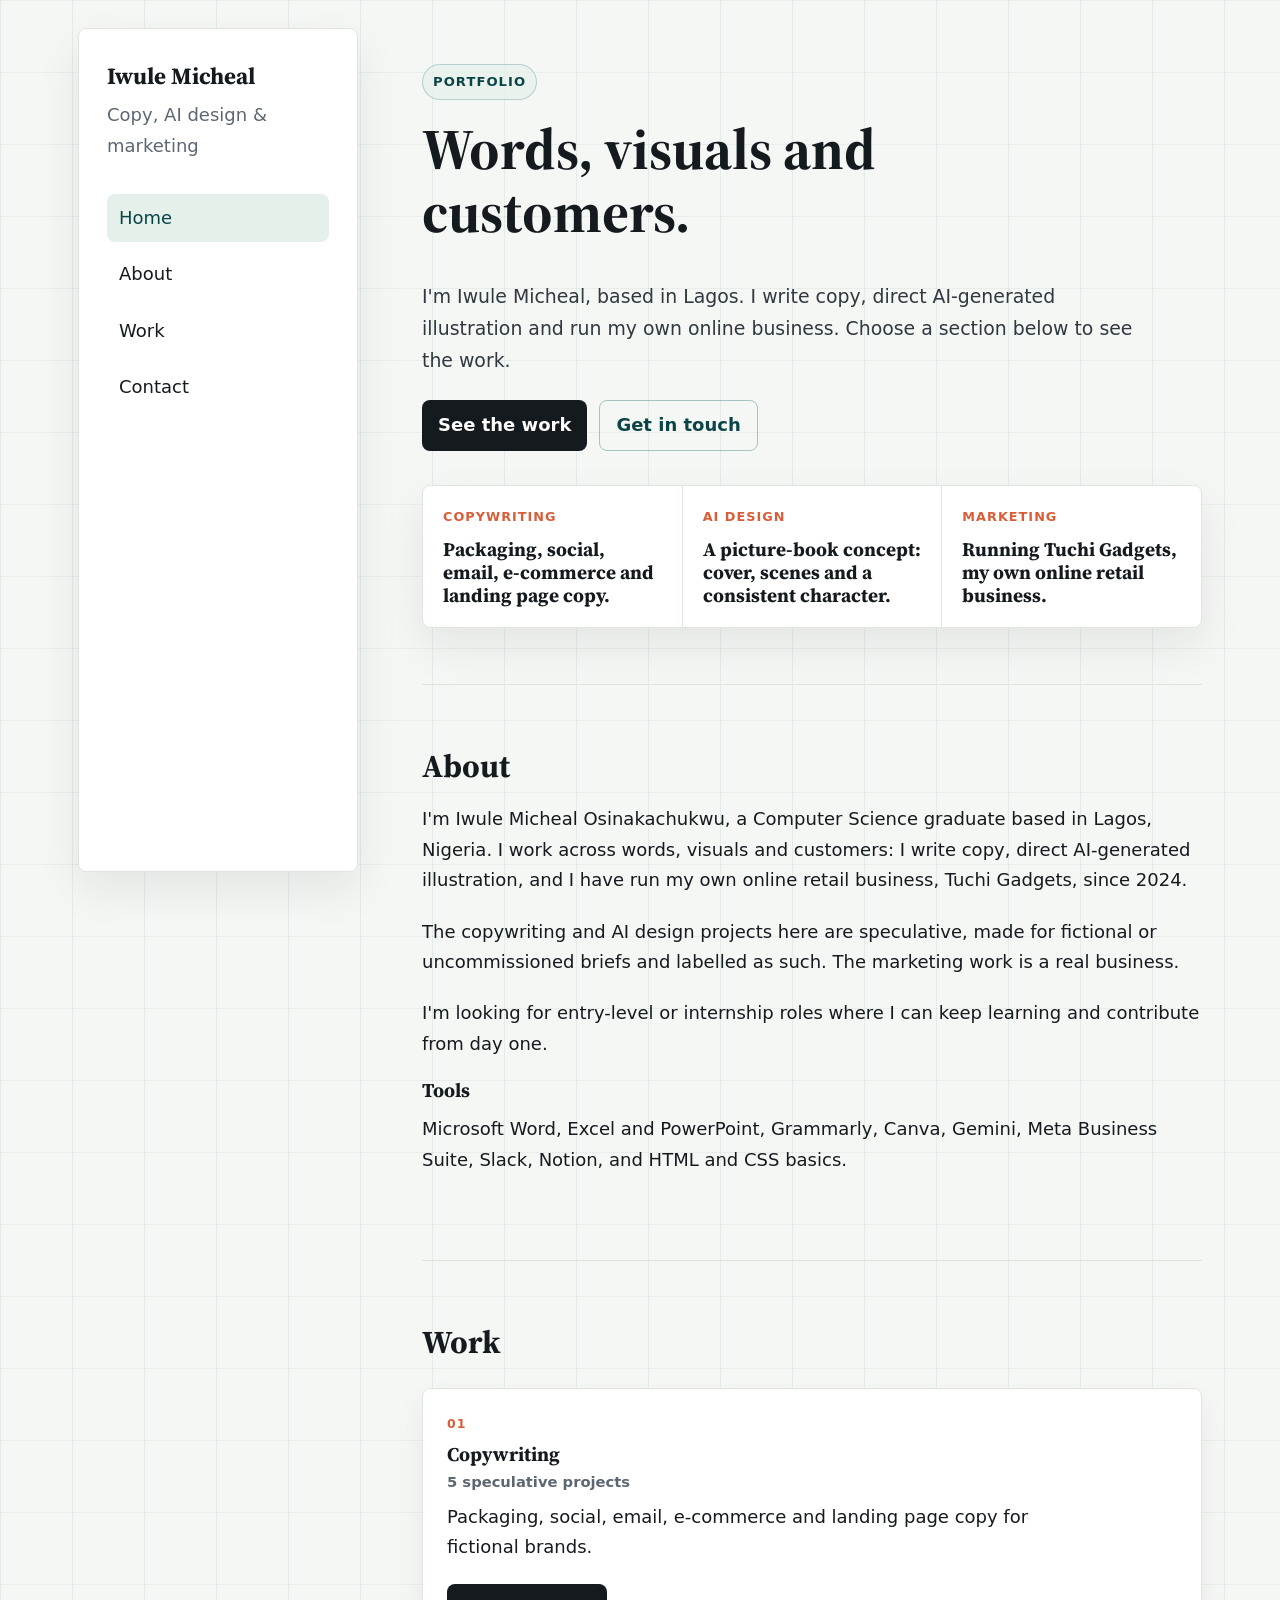
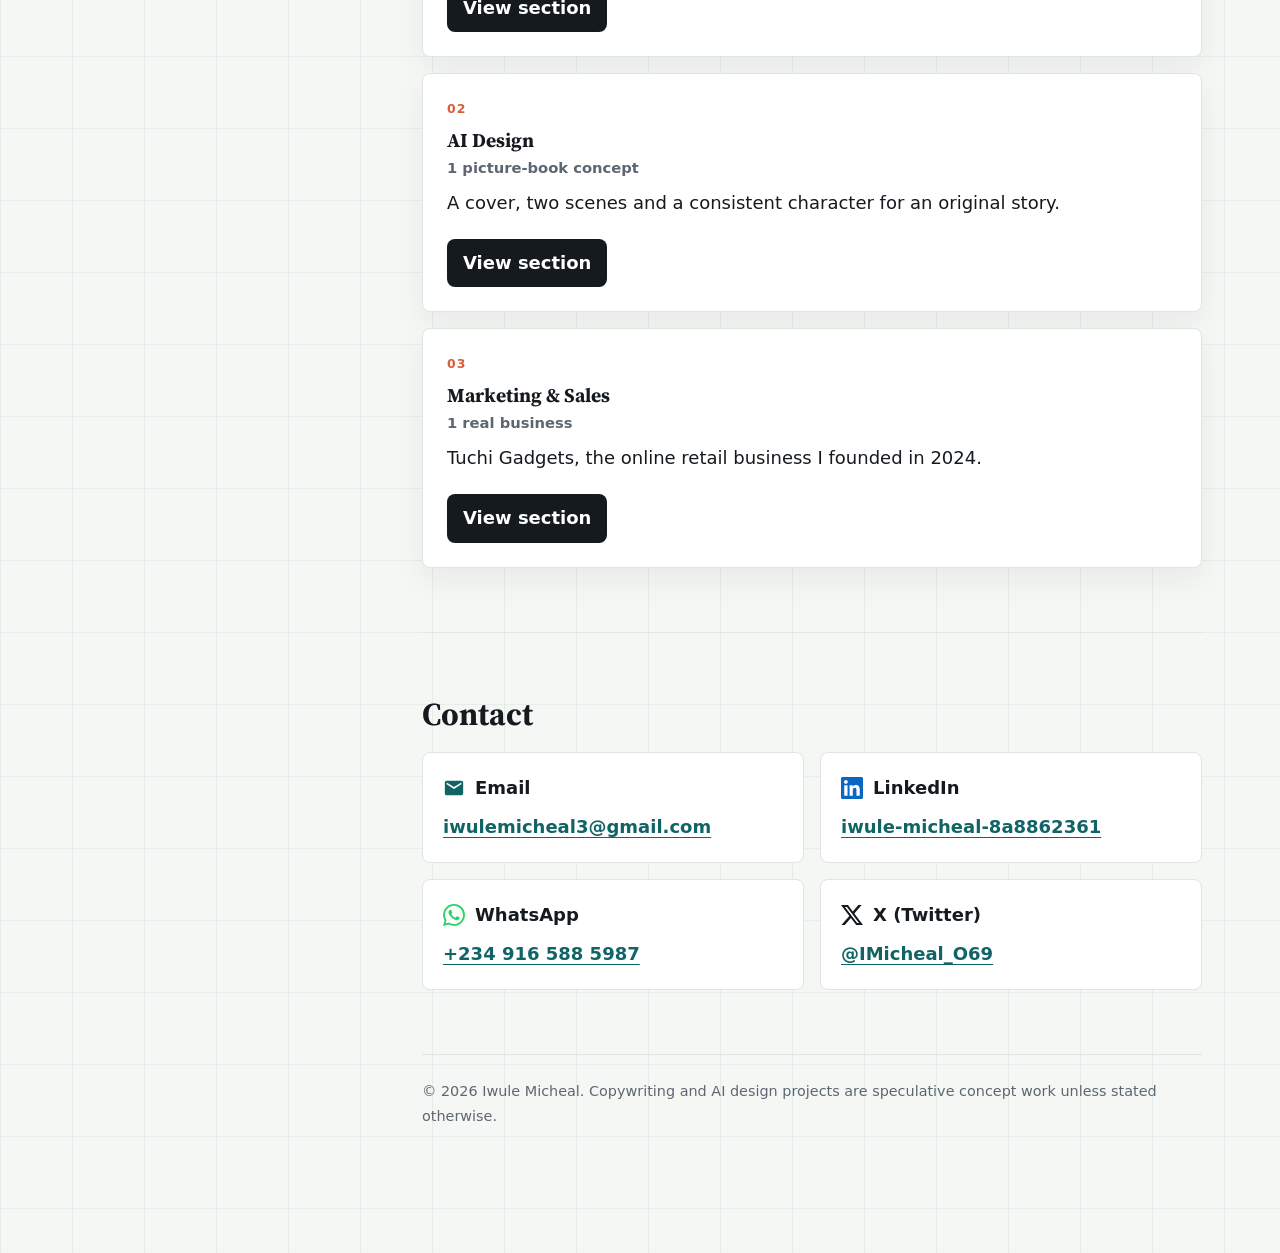
<file: index.html>
<!DOCTYPE html>
<html lang="en">
<head>
<meta charset="UTF-8">
<meta name="viewport" content="width=device-width, initial-scale=1">
<title>Iwule Micheal | Copywriting, AI Design &amp; Marketing</title>
<meta name="description" content="Portfolio of Iwule Micheal: copywriting, AI-illustrated design and digital marketing work.">
<link rel="preconnect" href="https://fonts.googleapis.com">
<link rel="stylesheet" href="https://fonts.googleapis.com/css2?family=Source+Serif+4:wght@400;600;700&display=swap">
<link rel="stylesheet" href="css/style.css">
<link rel="icon" href="data:image/svg+xml,%3Csvg xmlns='http://www.w3.org/2000/svg' viewBox='0 0 32 32'%3E%3Crect width='32' height='32' rx='6' fill='%230f5c5c'/%3E%3Ctext x='16' y='23.5' font-family='Georgia,serif' font-size='22' font-weight='700' text-anchor='middle' fill='white'%3EIM%3C/text%3E%3C/svg%3E">
<script src="js/main.js?v=4" defer></script>
</head>
<body>
<div class="layout">
  <aside class="side">
    <p class="name">Iwule Micheal</p>
    <p class="role">Copy, AI design &amp; marketing</p>
    <nav aria-label="Main">
      <a href="#home">Home</a>
      <a href="#about">About</a>
      <a href="#work">Work</a>
      <div class="subnav">
        <a href="copywriting.html">Copywriting</a>
        <a href="ai-design.html">AI Design</a>
        <a href="marketing.html">Marketing</a>
      </div>
      <a href="#contact">Contact</a>
    </nav>
    </nav>
  </aside>

  <main>
    <section id="home" class="hero">
      <p class="eyebrow">Portfolio</p>
      <h1>Words, visuals and customers.</h1>
      <p class="lead">I'm Iwule Micheal, based in Lagos. I write copy, direct AI-generated illustration and run my own online business. Choose a section below to see the work.</p>
      <p class="actions"><a href="#work">See the work</a> <a href="#contact">Get in touch</a></p>
      <div class="hero-panel" aria-label="Portfolio snapshot">
        <div>
          <span>Copywriting</span>
          <strong>Packaging, social, email, e-commerce and landing page copy.</strong>
        </div>
        <div>
          <span>AI Design</span>
          <strong>A picture-book concept: cover, scenes and a consistent character.</strong>
        </div>
        <div>
          <span>Marketing</span>
          <strong>Running Tuchi Gadgets, my own online retail business.</strong>
        </div>
      </div>
    </section>

    <section id="about">
      <h2>About</h2>
      <p>I'm Iwule Micheal Osinakachukwu, a Computer Science graduate based in Lagos, Nigeria. I work across words, visuals and customers: I write copy, direct AI-generated illustration, and I have run my own online retail business, Tuchi Gadgets, since 2024.</p>
      <p>The copywriting and AI design projects here are speculative, made for fictional or uncommissioned briefs and labelled as such. The marketing work is a real business.</p>
      <p>I'm looking for entry-level or internship roles where I can keep learning and contribute from day one.</p>
      <h3>Tools</h3>
      <p>Microsoft Word, Excel and PowerPoint, Grammarly, Canva, Gemini, Meta Business Suite, Slack, Notion, and HTML and CSS basics.</p>
      <!-- Certifications: add a section here only when you have earned one. -->
    </section>

    <section id="work">
      <h2>Work</h2>
      <ul class="work">
        <li>
          <p class="project-num">01</p>
          <h3>Copywriting</h3>
          <p class="cat">5 speculative projects</p>
          <p>Packaging, social, email, e-commerce and landing page copy for fictional brands.</p>
          <a href="copywriting.html">View section</a>
        </li>
        <li>
          <p class="project-num">02</p>
          <h3>AI Design</h3>
          <p class="cat">1 picture-book concept</p>
          <p>A cover, two scenes and a consistent character for an original story.</p>
          <a href="ai-design.html">View section</a>
        </li>
        <li>
          <p class="project-num">03</p>
          <h3>Marketing &amp; Sales</h3>
          <p class="cat">1 real business</p>
          <p>Tuchi Gadgets, the online retail business I founded in 2024.</p>
          <a href="marketing.html">View section</a>
        </li>
      </ul>
    </section>

    <section id="contact">
      <h2>Contact</h2>
      <div class="contact-grid">
        <p>
          <span class="label"><svg class="icon icon-email" viewBox="0 0 24 24" aria-hidden="true"><path d="M20 4H4c-1.1 0-2 .9-2 2v12c0 1.1.9 2 2 2h16c1.1 0 2-.9 2-2V6c0-1.1-.9-2-2-2zm0 4l-8 5-8-5V6l8 5 8-5v2z"/></svg>Email</span>
          <a href="mailto:iwulemicheal3@gmail.com">iwulemicheal3@gmail.com</a>
        </p>
        <p>
          <span class="label"><svg class="icon icon-linkedin" viewBox="0 0 24 24" aria-hidden="true"><path d="M20.447 20.452h-3.554v-5.569c0-1.328-.027-3.037-1.852-3.037-1.853 0-2.136 1.445-2.136 2.939v5.667H9.351V9h3.414v1.561h.046c.477-.9 1.637-1.85 3.37-1.85 3.601 0 4.267 2.37 4.267 5.455v6.286zM5.337 7.433c-1.144 0-2.063-.926-2.063-2.065 0-1.138.92-2.063 2.063-2.063 1.14 0 2.064.925 2.064 2.063 0 1.139-.925 2.065-2.064 2.065zm1.782 13.019H3.555V9h3.564v11.452zM22.225 0H1.771C.792 0 0 .774 0 1.729v20.542C0 23.227.792 24 1.771 24h20.451C23.2 24 24 23.227 24 22.271V1.729C24 .774 23.2 0 22.222 0h.003z"/></svg>LinkedIn</span>
          <a href="https://www.linkedin.com/in/iwule-micheal-8a8862361/">iwule-micheal-8a8862361</a>
        </p>
        <p>
          <span class="label"><svg class="icon icon-whatsapp" viewBox="0 0 24 24" aria-hidden="true"><path d="M17.472 14.382c-.297-.149-1.758-.867-2.03-.967-.273-.099-.471-.148-.67.15-.197.297-.767.966-.94 1.164-.173.199-.347.223-.644.075-.297-.15-1.255-.463-2.39-1.475-.883-.788-1.48-1.761-1.653-2.059-.173-.297-.018-.458.13-.606.134-.133.298-.347.446-.52.149-.174.198-.298.298-.497.099-.198.05-.371-.025-.52-.075-.149-.669-1.612-.916-2.207-.242-.579-.487-.5-.669-.51-.173-.008-.371-.01-.57-.01-.198 0-.52.074-.792.372-.272.297-1.04 1.016-1.04 2.479 0 1.462 1.065 2.875 1.213 3.074.149.198 2.096 3.2 5.077 4.487.709.306 1.262.489 1.694.625.712.227 1.36.195 1.871.118.571-.085 1.758-.719 2.006-1.413.248-.694.248-1.289.173-1.413-.074-.124-.272-.198-.57-.347m-5.421 7.403h-.004a9.87 9.87 0 01-5.031-1.378l-.361-.214-3.741.982.998-3.648-.235-.374a9.86 9.86 0 01-1.51-5.26c.001-5.45 4.436-9.884 9.888-9.884 2.64 0 5.122 1.03 6.988 2.898a9.825 9.825 0 012.893 6.994c-.003 5.45-4.437 9.884-9.885 9.884m8.413-18.297A11.815 11.815 0 0012.05 0C5.495 0 .16 5.335.157 11.892c0 2.096.547 4.142 1.588 5.945L.057 24l6.305-1.654a11.882 11.882 0 005.683 1.448h.005c6.554 0 11.89-5.335 11.893-11.893a11.821 11.821 0 00-3.48-8.413z"/></svg>WhatsApp</span>
          <a href="https://wa.me/2349165885987" target="_blank" rel="noopener">+234 916 588 5987</a>
        </p>
        <p>
          <span class="label"><svg class="icon icon-x" viewBox="0 0 24 24" aria-hidden="true"><path d="M18.901 1.153h3.68l-8.04 9.19L24 22.846h-7.406l-5.8-7.584-6.638 7.584H.474l8.6-9.83L0 1.154h7.594l5.243 6.932ZM17.61 20.644h2.039L6.486 3.24H4.298Z"/></svg>X (Twitter)</span>
          <a href="https://x.com/IMicheal_O69" target="_blank" rel="noopener">@IMicheal_O69</a>
        </p>
      </div>
    </section>

    <footer>
      <p>&copy; 2026 Iwule Micheal. Copywriting and AI design projects are speculative concept work unless stated otherwise.</p>
    </footer>
  </main>
</div>
</body>
</html>
</file>
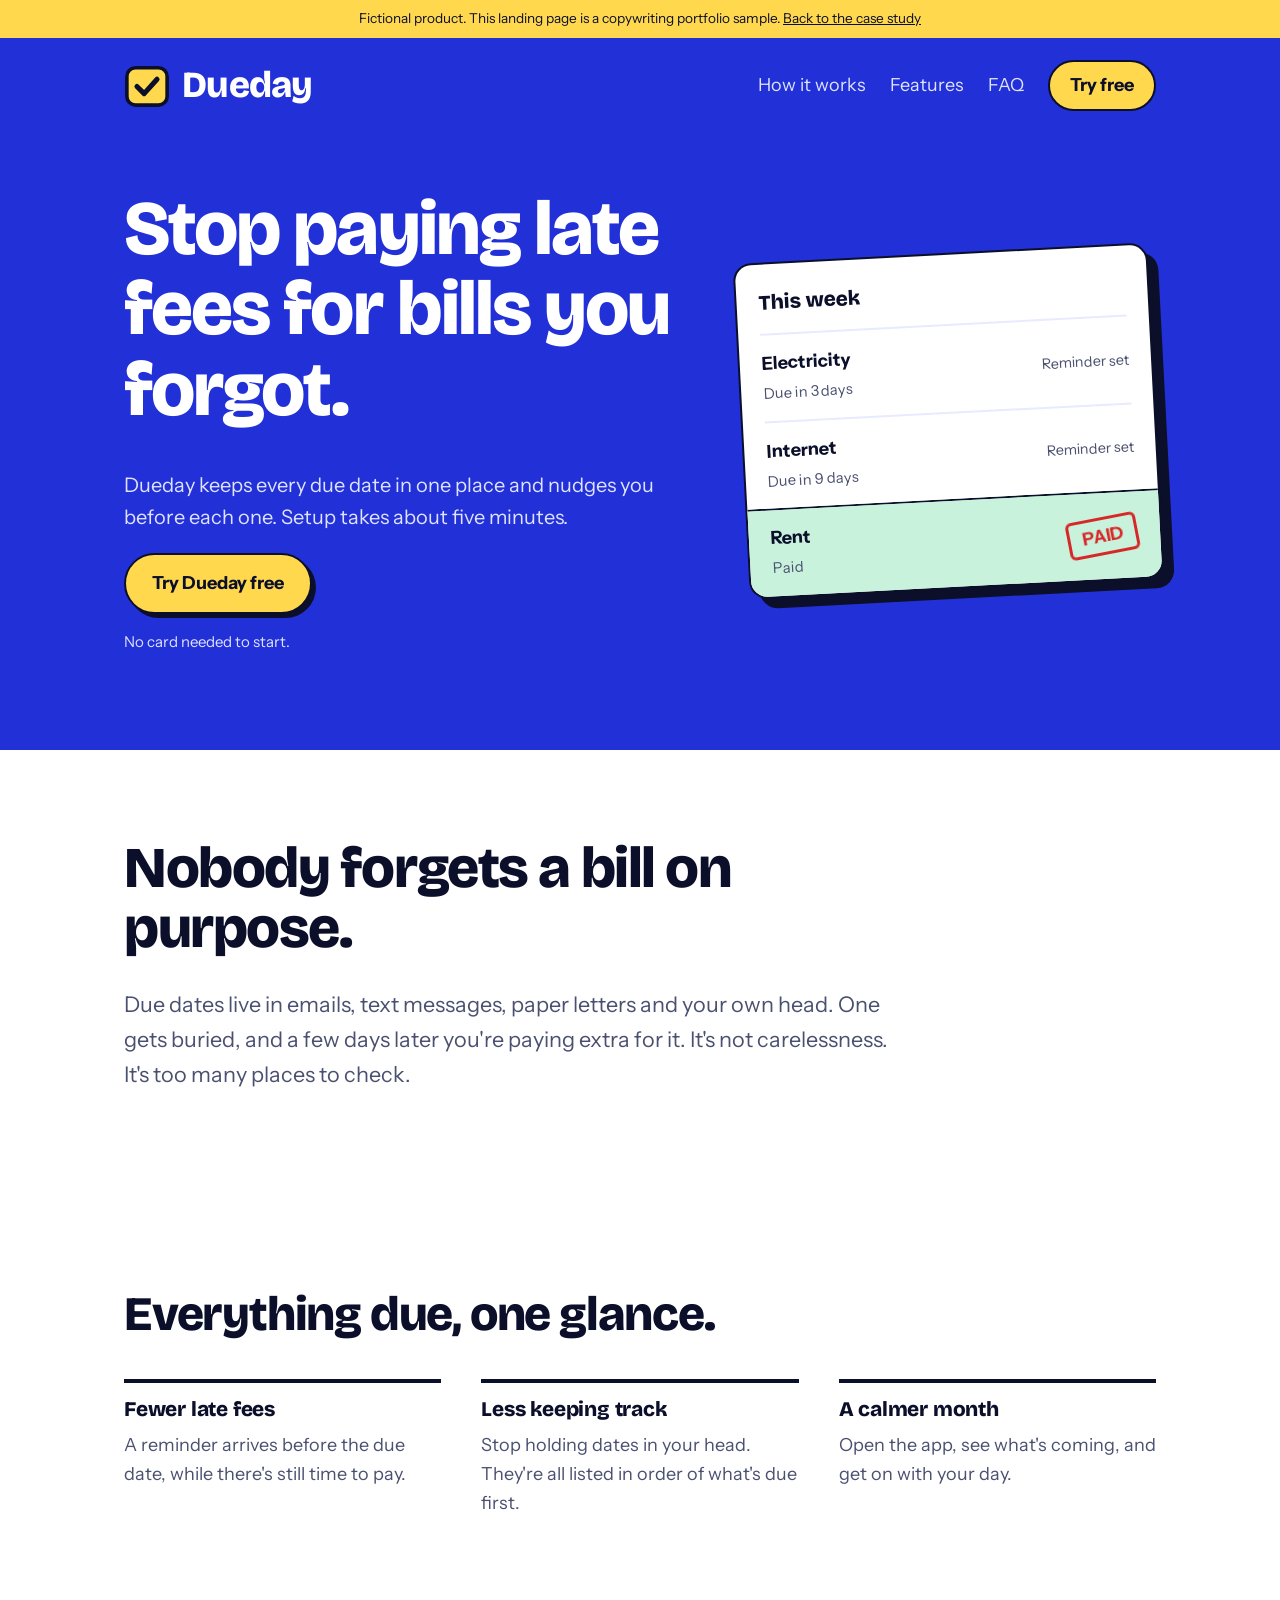
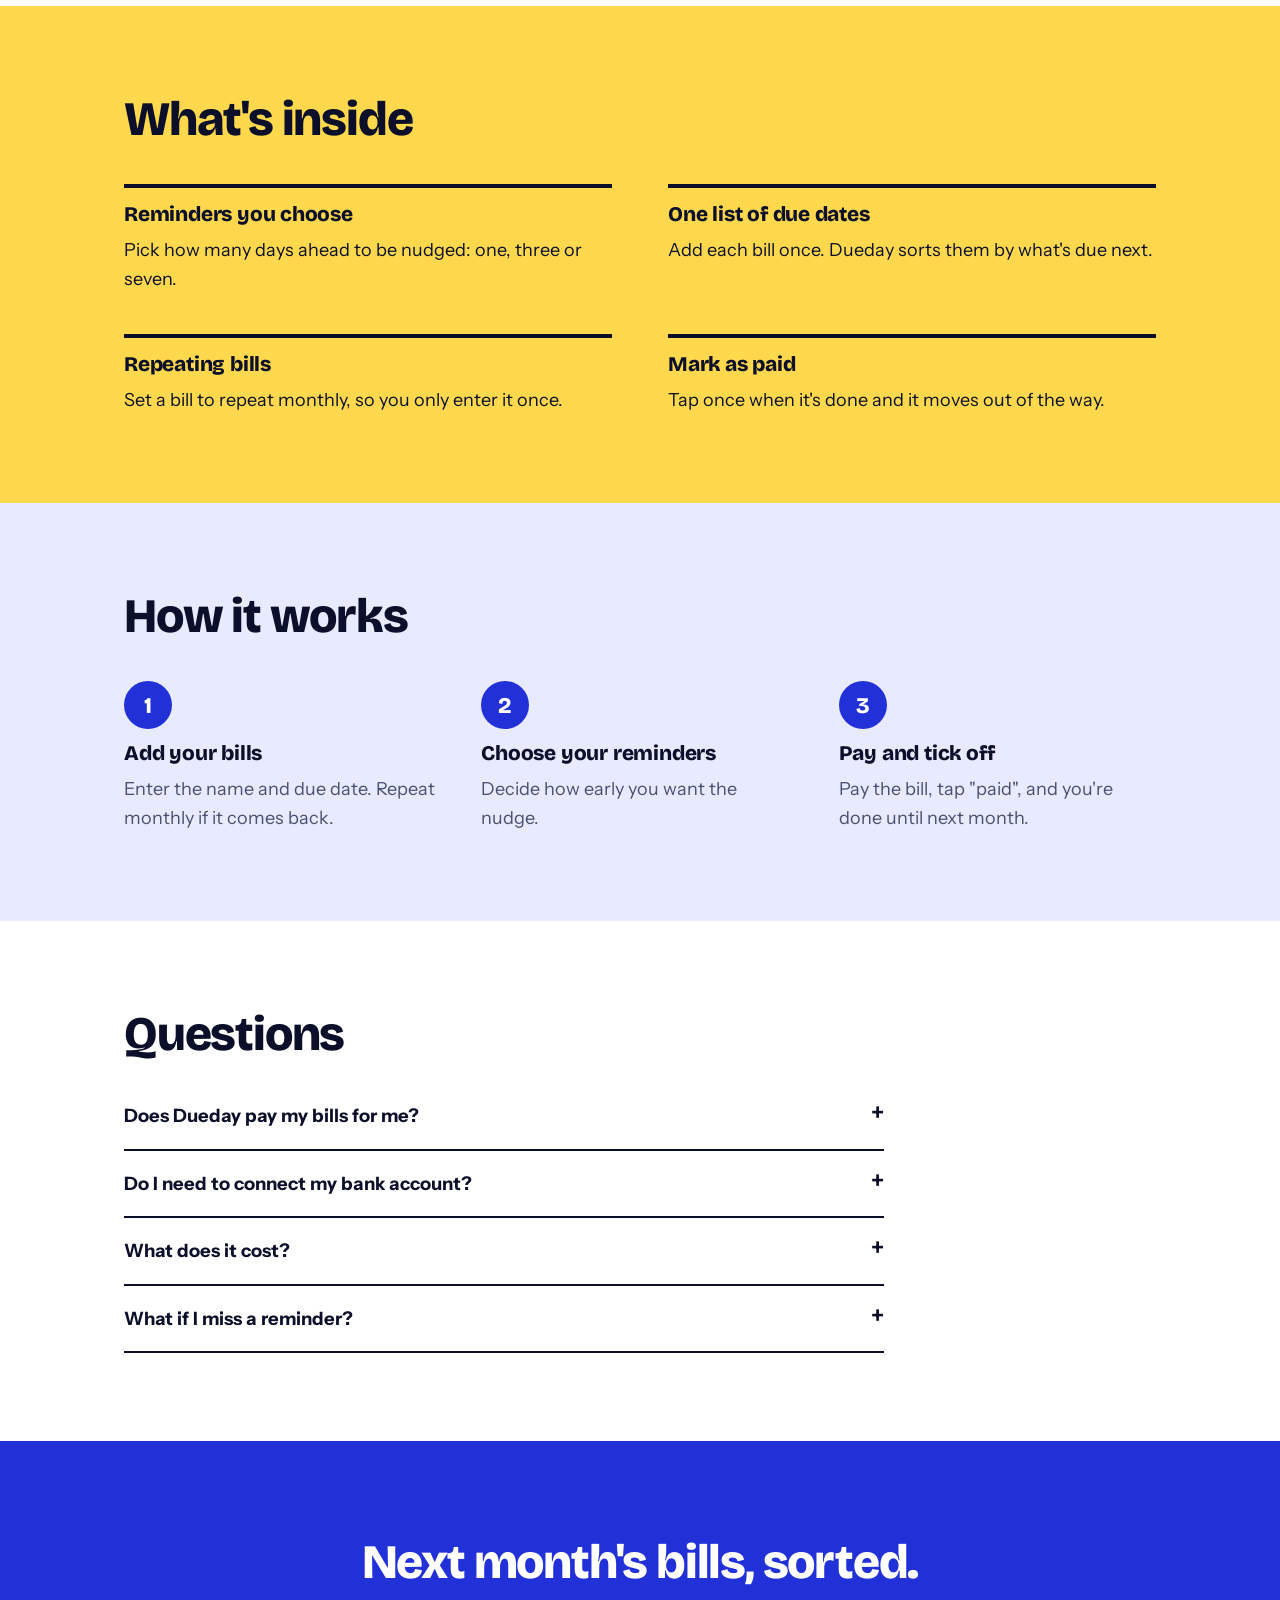
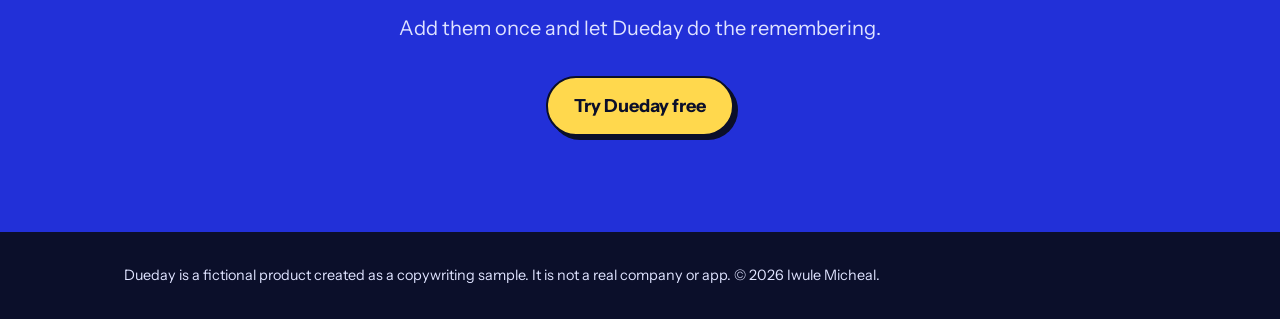
<file: landing-page/index.html>
<!DOCTYPE html>
<html lang="en">
<head>
<meta charset="UTF-8">
<meta name="viewport" content="width=device-width, initial-scale=1">
<title>Dueday | Never pay a late fee again (fictional sample)</title>
<meta name="description" content="Fictional product landing page, written and built as a copywriting portfolio sample.">
<link rel="preconnect" href="https://fonts.googleapis.com">
<link rel="stylesheet" href="https://fonts.googleapis.com/css2?family=Bricolage+Grotesque:opsz,wght@12..96,700;12..96,800&family=Instrument+Sans:wght@400;700&display=swap">
<link rel="icon" href="data:image/svg+xml,%3Csvg xmlns='http://www.w3.org/2000/svg' viewBox='0 0 32 32'%3E%3Crect x='2' y='4' width='28' height='26' rx='6' fill='%23ffd84d' stroke='%230b0f2a' stroke-width='2.5'/%3E%3Cpath d='M9 17l5 5 9-10' fill='none' stroke='%230b0f2a' stroke-width='3.5' stroke-linecap='round' stroke-linejoin='round'/%3E%3C/svg%3E">
<link rel="stylesheet" href="style.css">
</head>
<body>
<div class="demo">Fictional product. This landing page is a copywriting portfolio sample. <a href="../project-landing.html">Back to the case study</a></div>
<header><div class="wrap">
  <a class="logo" href="#"><svg class="mark" viewBox="0 0 32 32" aria-hidden="true"><rect x="2" y="4" width="28" height="26" rx="6" fill="#ffd84d" stroke="#0b0f2a" stroke-width="2.5"/><path d="M9 17l5 5 9-10" fill="none" stroke="#0b0f2a" stroke-width="3.5" stroke-linecap="round" stroke-linejoin="round"/></svg>Dueday</a>
  <nav><a href="#how">How it works</a><a href="#features">Features</a><a href="#faq">FAQ</a><a class="btn" href="#start">Try free</a></nav>
</div></header>

<section class="hero"><div class="wrap">
  <div>
    <h1>Stop paying late fees for bills you forgot.</h1>
    <p>Dueday keeps every due date in one place and nudges you before each one. Setup takes about five minutes.</p>
    <a class="btn" href="#start">Try Dueday free</a>
    <small>No card needed to start.</small>
  </div>
  <div class="card" aria-hidden="true">
    <p class="cardhead">This week</p>
    <div class="row"><div><b>Electricity</b><span>Due in 3 days</span></div><i>Reminder set</i></div>
    <div class="row"><div><b>Internet</b><span>Due in 9 days</span></div><i>Reminder set</i></div>
    <div class="row paid"><div><b>Rent</b><span>Paid</span></div><span class="stamp">PAID</span></div>
  </div>
</div></section>

<section class="tint"><div class="wrap">
  <h2>Nobody forgets a bill on purpose.</h2>
  <p style="max-width:36em">Due dates live in emails, text messages, paper letters and your own head. One gets buried, and a few days later you're paying extra for it. It's not carelessness. It's too many places to check.</p>
</div></section>

<section><div class="wrap">
  <h2>Everything due, one glance.</h2>
  <div class="cols">
    <div><h3>Fewer late fees</h3><p>A reminder arrives before the due date, while there's still time to pay.</p></div>
    <div><h3>Less keeping track</h3><p>Stop holding dates in your head. They're all listed in order of what's due first.</p></div>
    <div><h3>A calmer month</h3><p>Open the app, see what's coming, and get on with your day.</p></div>
  </div>
</div></section>

<section id="features" class="tint"><div class="wrap">
  <h2>What's inside</h2>
  <div class="cols four">
    <div><h3>Reminders you choose</h3><p>Pick how many days ahead to be nudged: one, three or seven.</p></div>
    <div><h3>One list of due dates</h3><p>Add each bill once. Dueday sorts them by what's due next.</p></div>
    <div><h3>Repeating bills</h3><p>Set a bill to repeat monthly, so you only enter it once.</p></div>
    <div><h3>Mark as paid</h3><p>Tap once when it's done and it moves out of the way.</p></div>
  </div>
</div></section>

<section id="how"><div class="wrap">
  <h2>How it works</h2>
  <ol class="steps">
    <li><h3>Add your bills</h3><p>Enter the name and due date. Repeat monthly if it comes back.</p></li>
    <li><h3>Choose your reminders</h3><p>Decide how early you want the nudge.</p></li>
    <li><h3>Pay and tick off</h3><p>Pay the bill, tap "paid", and you're done until next month.</p></li>
  </ol>
</div></section>

<section id="faq" class="tint"><div class="wrap">
  <h2>Questions</h2>
  <details><summary>Does Dueday pay my bills for me?</summary><p>No. It reminds you and keeps track. You still pay each bill the way you normally do.</p></details>
  <details><summary>Do I need to connect my bank account?</summary><p>No. You add the bill name and due date yourself.</p></details>
  <details><summary>What does it cost?</summary><p>You can start free. Free for up to five bills. Dueday Plus is £3 a month for unlimited bills.</p></details>
  <details><summary>What if I miss a reminder?</summary><p>You can set more than one, for example a week before and a day before.</p></details>
</div></section>

<section id="start" class="final"><div class="wrap">
  <h2>Next month's bills, sorted.</h2>
  <p>Add them once and let Dueday do the remembering.</p>
  <a class="btn" href="#start">Try Dueday free</a>
</div></section>

<footer><div class="wrap">
  <p>Dueday is a fictional product created as a copywriting sample. It is not a real company or app. &copy; 2026 Iwule Micheal.</p>
</div></footer>
</body>
</html>
</file>
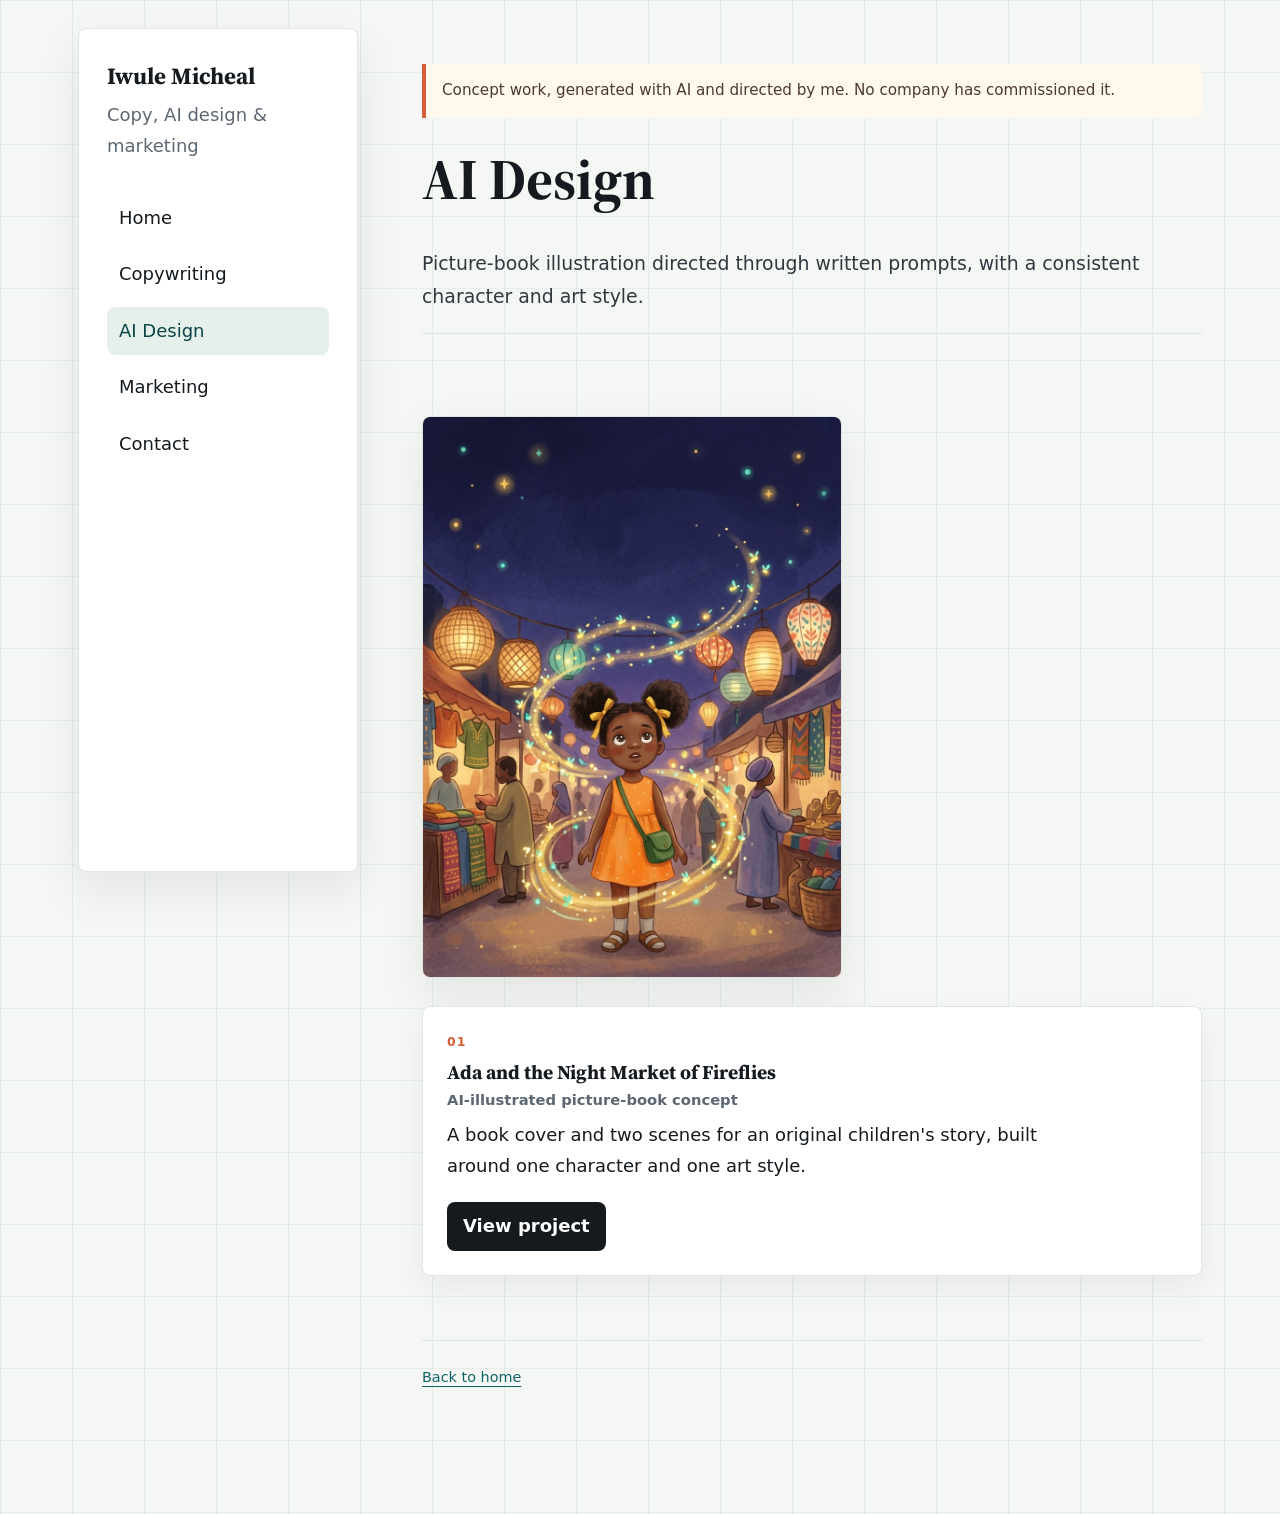
<file: ai-design.html>
<!DOCTYPE html>
<html lang="en">
<head>
<meta charset="UTF-8">
<meta name="viewport" content="width=device-width, initial-scale=1">
<title>AI Design | Iwule Micheal</title>
<link rel="preconnect" href="https://fonts.googleapis.com">
<link rel="stylesheet" href="https://fonts.googleapis.com/css2?family=Source+Serif+4:wght@400;600;700&display=swap">
<link rel="stylesheet" href="css/style.css">
<link rel="icon" href="data:image/svg+xml,%3Csvg xmlns='http://www.w3.org/2000/svg' viewBox='0 0 32 32'%3E%3Crect width='32' height='32' rx='6' fill='%230f5c5c'/%3E%3Ctext x='16' y='23.5' font-family='Georgia,serif' font-size='22' font-weight='700' text-anchor='middle' fill='white'%3EIM%3C/text%3E%3C/svg%3E">
<script src="js/main.js" defer></script>
</head>
<body>
<div class="layout">
  <aside class="side">
    <p class="name">Iwule Micheal</p>
    <p class="role">Copy, AI design &amp; marketing</p>
    <nav aria-label="Main"><a href="index.html">Home</a><a href="copywriting.html">Copywriting</a><a href="ai-design.html">AI Design</a><a href="marketing.html">Marketing</a><a href="index.html#contact">Contact</a></nav>
  </aside>
  <main>
    <p class="notice">Concept work, generated with AI and directed by me. No company has commissioned it.</p>
    <h1>AI Design</h1>
    <p class="lead">Picture-book illustration directed through written prompts, with a consistent character and art style.</p>
    <section>
      <figure class="shot portrait">
        <img src="images/ada-book-cover.jpg" alt="Book cover: Ada looks up as fireflies spiral around her in front of a lantern-lit night market">
      </figure>
      <ul class="work">
        <li>
          <p class="project-num">01</p>
          <h3>Ada and the Night Market of Fireflies</h3>
          <p class="cat">AI-illustrated picture-book concept</p>
          <p>A book cover and two scenes for an original children's story, built around one character and one art style.</p>
          <a href="project-ada.html">View project</a>
        </li>
      </ul>
    </section>
    <footer><p><a href="index.html">Back to home</a></p></footer>
  </main>
</div>
</body>
</html>
</file>
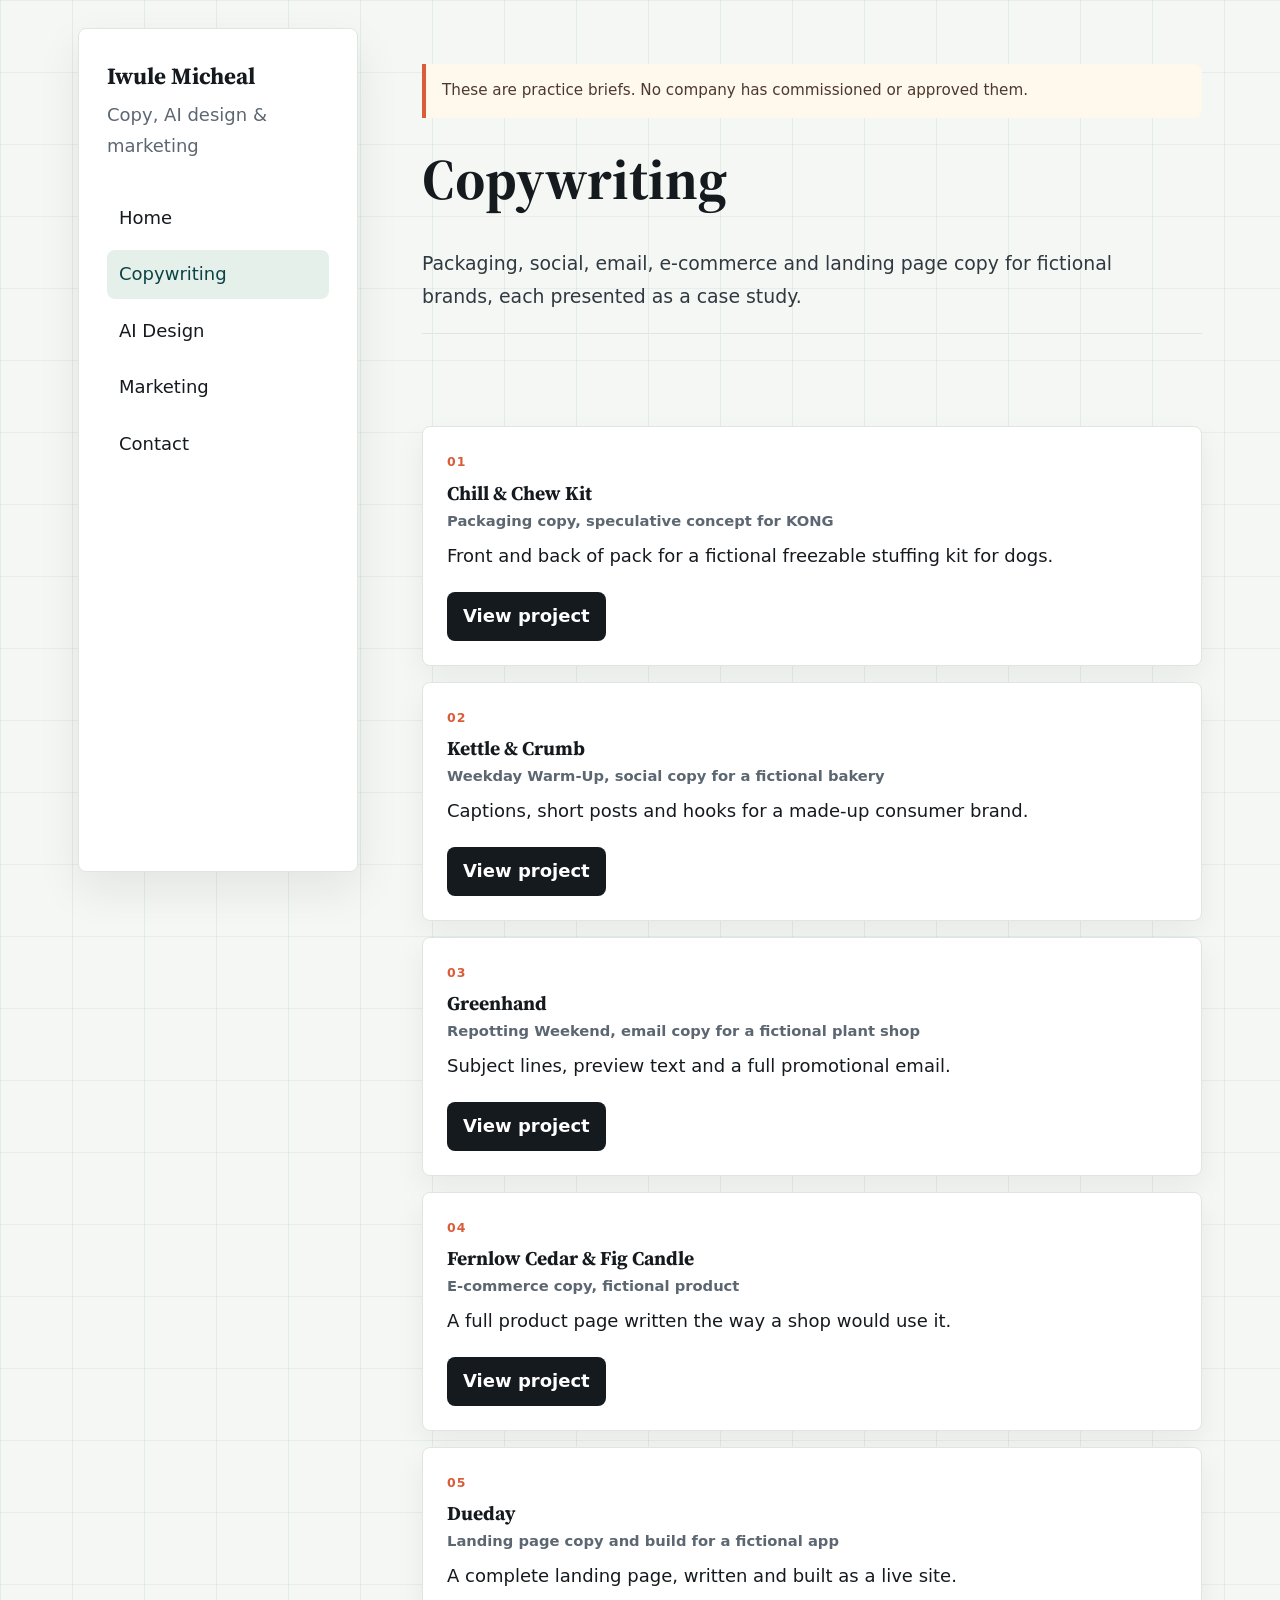
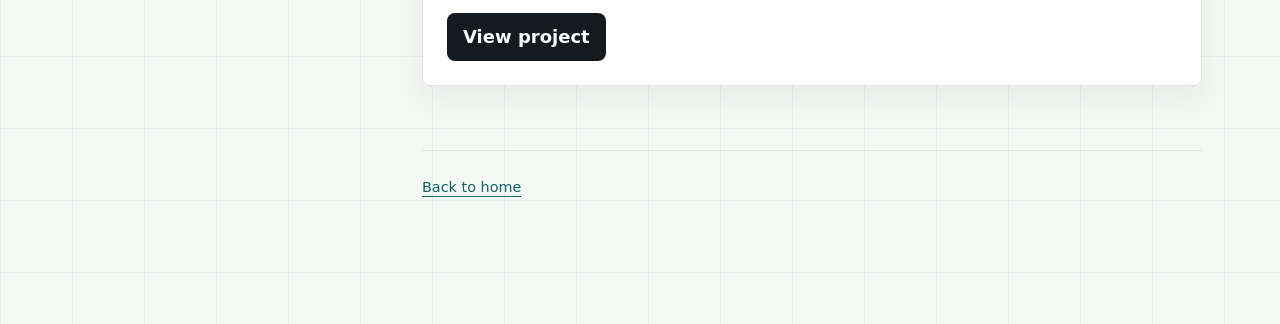
<file: copywriting.html>
<!DOCTYPE html>
<html lang="en">
<head>
<meta charset="UTF-8">
<meta name="viewport" content="width=device-width, initial-scale=1">
<title>Copywriting | Iwule Micheal</title>
<link rel="preconnect" href="https://fonts.googleapis.com">
<link rel="stylesheet" href="https://fonts.googleapis.com/css2?family=Source+Serif+4:wght@400;600;700&display=swap">
<link rel="stylesheet" href="css/style.css">
<link rel="icon" href="data:image/svg+xml,%3Csvg xmlns='http://www.w3.org/2000/svg' viewBox='0 0 32 32'%3E%3Crect width='32' height='32' rx='6' fill='%230f5c5c'/%3E%3Ctext x='16' y='23.5' font-family='Georgia,serif' font-size='22' font-weight='700' text-anchor='middle' fill='white'%3EIM%3C/text%3E%3C/svg%3E">
<script src="js/main.js" defer></script>
</head>
<body>
<div class="layout">
  <aside class="side">
    <p class="name">Iwule Micheal</p>
    <p class="role">Copy, AI design &amp; marketing</p>
    <nav aria-label="Main"><a href="index.html">Home</a><a href="copywriting.html">Copywriting</a><a href="ai-design.html">AI Design</a><a href="marketing.html">Marketing</a><a href="index.html#contact">Contact</a></nav>
  </aside>
  <main>
    <p class="notice">These are practice briefs. No company has commissioned or approved them.</p>
    <h1>Copywriting</h1>
    <p class="lead">Packaging, social, email, e-commerce and landing page copy for fictional brands, each presented as a case study.</p>
    <section>
      <ul class="work">
        <li>
          <p class="project-num">01</p>
          <h3>Chill &amp; Chew Kit</h3>
          <p class="cat">Packaging copy, speculative concept for KONG</p>
          <p>Front and back of pack for a fictional freezable stuffing kit for dogs.</p>
          <a href="project-kong.html">View project</a>
        </li>
        <li>
          <p class="project-num">02</p>
          <h3>Kettle &amp; Crumb</h3>
          <p class="cat">Weekday Warm-Up, social copy for a fictional bakery</p>
          <p>Captions, short posts and hooks for a made-up consumer brand.</p>
          <a href="project-social.html">View project</a>
        </li>
        <li>
          <p class="project-num">03</p>
          <h3>Greenhand</h3>
          <p class="cat">Repotting Weekend, email copy for a fictional plant shop</p>
          <p>Subject lines, preview text and a full promotional email.</p>
          <a href="project-email.html">View project</a>
        </li>
        <li>
          <p class="project-num">04</p>
          <h3>Fernlow Cedar &amp; Fig Candle</h3>
          <p class="cat">E-commerce copy, fictional product</p>
          <p>A full product page written the way a shop would use it.</p>
          <a href="project-ecommerce.html">View project</a>
        </li>
        <li>
          <p class="project-num">05</p>
          <h3>Dueday</h3>
          <p class="cat">Landing page copy and build for a fictional app</p>
          <p>A complete landing page, written and built as a live site.</p>
          <a href="project-landing.html">View project</a>
        </li>
      </ul>
    </section>
    <footer><p><a href="index.html">Back to home</a></p></footer>
  </main>
</div>
</body>
</html>
</file>
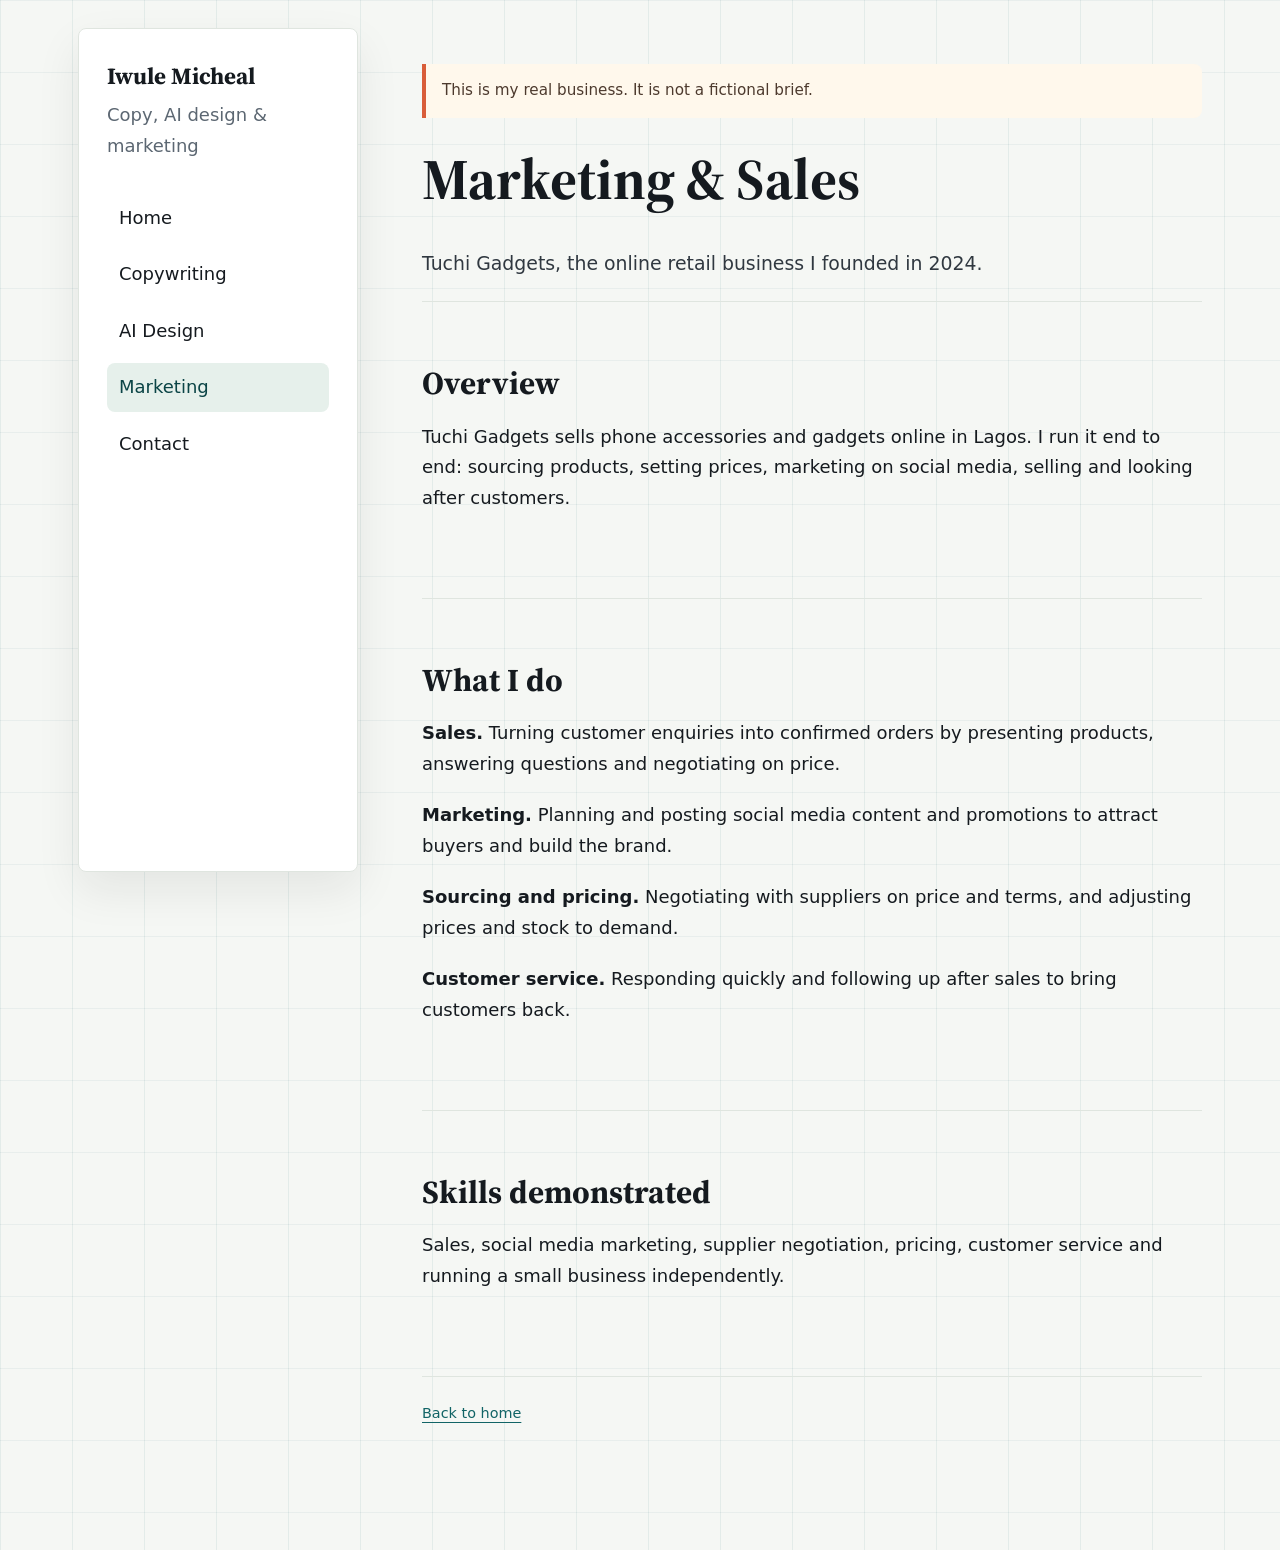
<file: marketing.html>
<!DOCTYPE html>
<html lang="en">
<head>
<meta charset="UTF-8">
<meta name="viewport" content="width=device-width, initial-scale=1">
<title>Marketing &amp; Sales | Iwule Micheal</title>
<link rel="preconnect" href="https://fonts.googleapis.com">
<link rel="stylesheet" href="https://fonts.googleapis.com/css2?family=Source+Serif+4:wght@400;600;700&display=swap">
<link rel="stylesheet" href="css/style.css">
<link rel="icon" href="data:image/svg+xml,%3Csvg xmlns='http://www.w3.org/2000/svg' viewBox='0 0 32 32'%3E%3Crect width='32' height='32' rx='6' fill='%230f5c5c'/%3E%3Ctext x='16' y='23.5' font-family='Georgia,serif' font-size='22' font-weight='700' text-anchor='middle' fill='white'%3EIM%3C/text%3E%3C/svg%3E">
<script src="js/main.js" defer></script>
</head>
<body>
<div class="layout">
  <aside class="side">
    <p class="name">Iwule Micheal</p>
    <p class="role">Copy, AI design &amp; marketing</p>
    <nav aria-label="Main"><a href="index.html">Home</a><a href="copywriting.html">Copywriting</a><a href="ai-design.html">AI Design</a><a href="marketing.html">Marketing</a><a href="index.html#contact">Contact</a></nav>
  </aside>
  <main>
    <p class="notice">This is my real business. It is not a fictional brief.</p>
    <h1>Marketing &amp; Sales</h1>
    <p class="lead">Tuchi Gadgets, the online retail business I founded in 2024.</p>
    <section>
      <h2>Overview</h2>
      <p>Tuchi Gadgets sells phone accessories and gadgets online in Lagos. I run it end to end: sourcing products, setting prices, marketing on social media, selling and looking after customers.</p>
    </section>
    <section>
      <h2>What I do</h2>
      <p><strong>Sales.</strong> Turning customer enquiries into confirmed orders by presenting products, answering questions and negotiating on price.</p>
      <p><strong>Marketing.</strong> Planning and posting social media content and promotions to attract buyers and build the brand.</p>
      <p><strong>Sourcing and pricing.</strong> Negotiating with suppliers on price and terms, and adjusting prices and stock to demand.</p>
      <p><strong>Customer service.</strong> Responding quickly and following up after sales to bring customers back.</p>
    </section>
    <section>
      <h2>Skills demonstrated</h2>
      <p>Sales, social media marketing, supplier negotiation, pricing, customer service and running a small business independently.</p>
    </section>
    <footer><p><a href="index.html">Back to home</a></p></footer>
  </main>
</div>
</body>
</html>
</file>
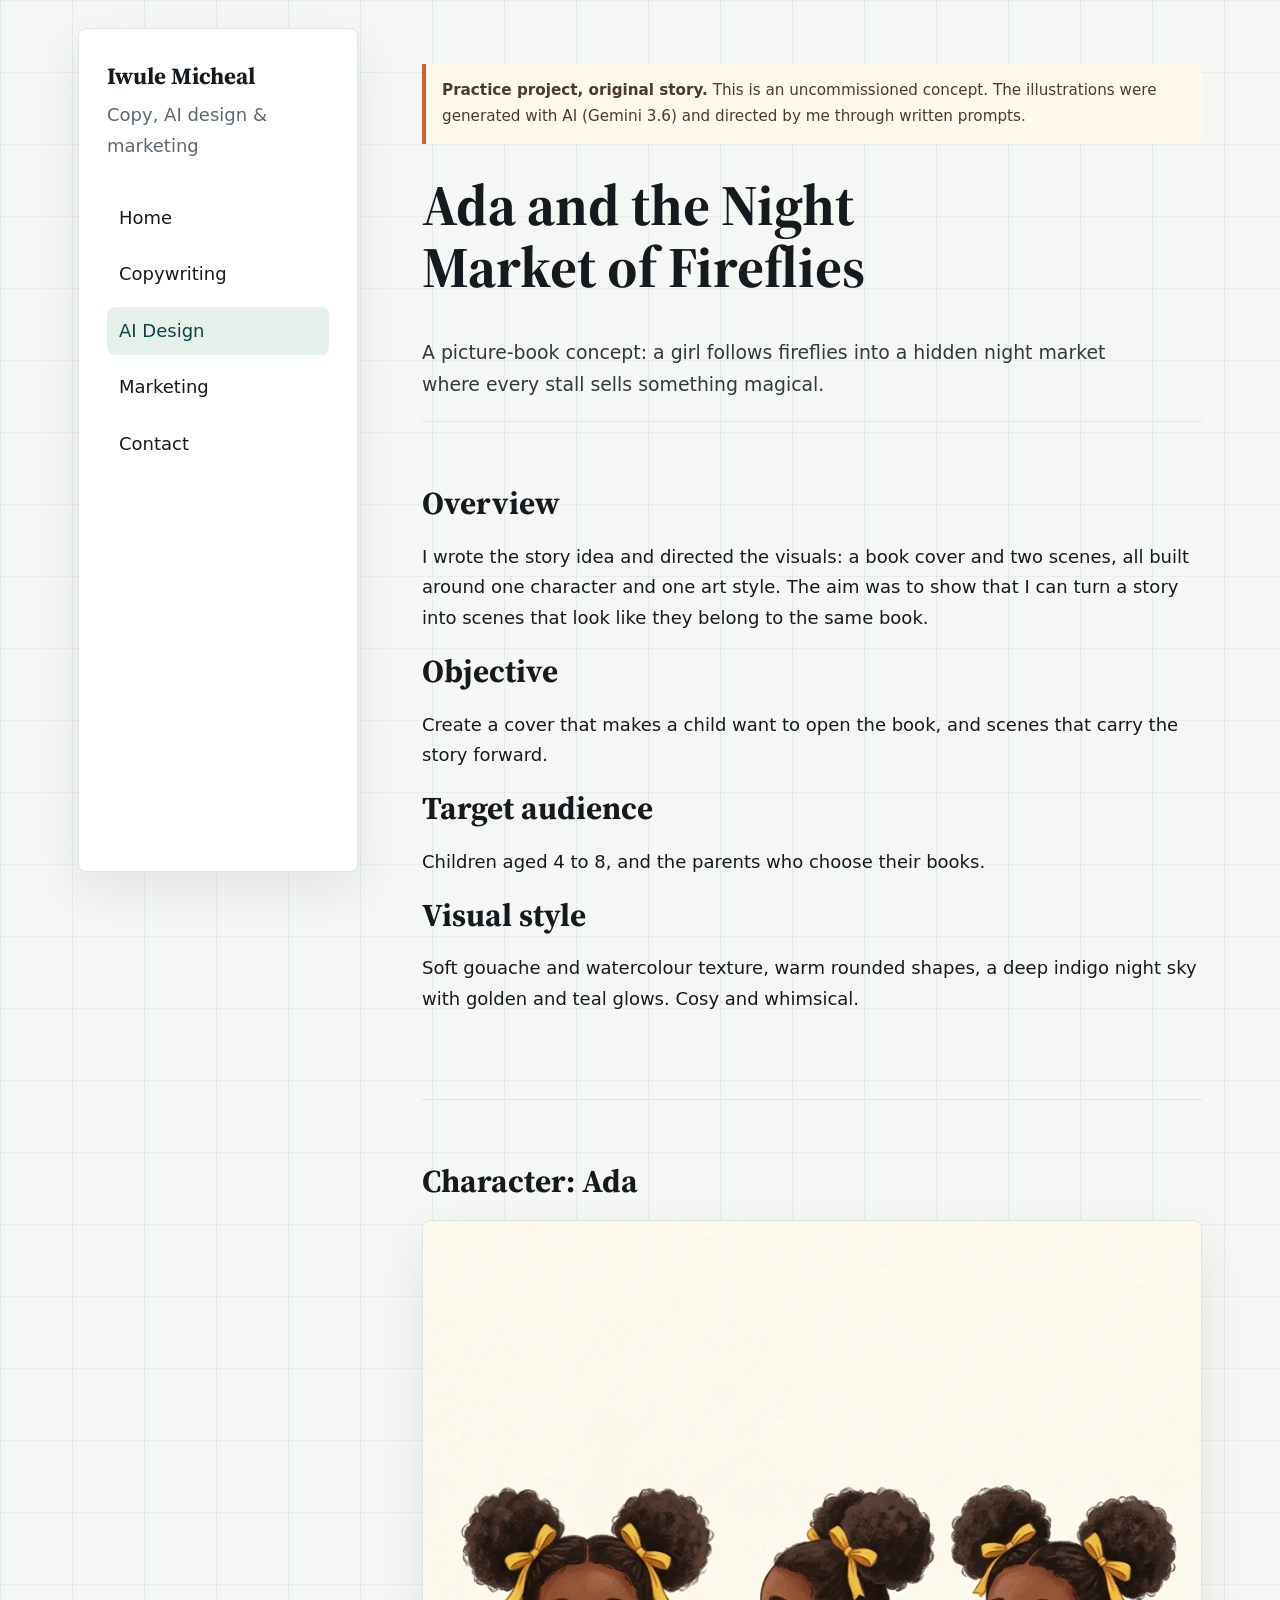
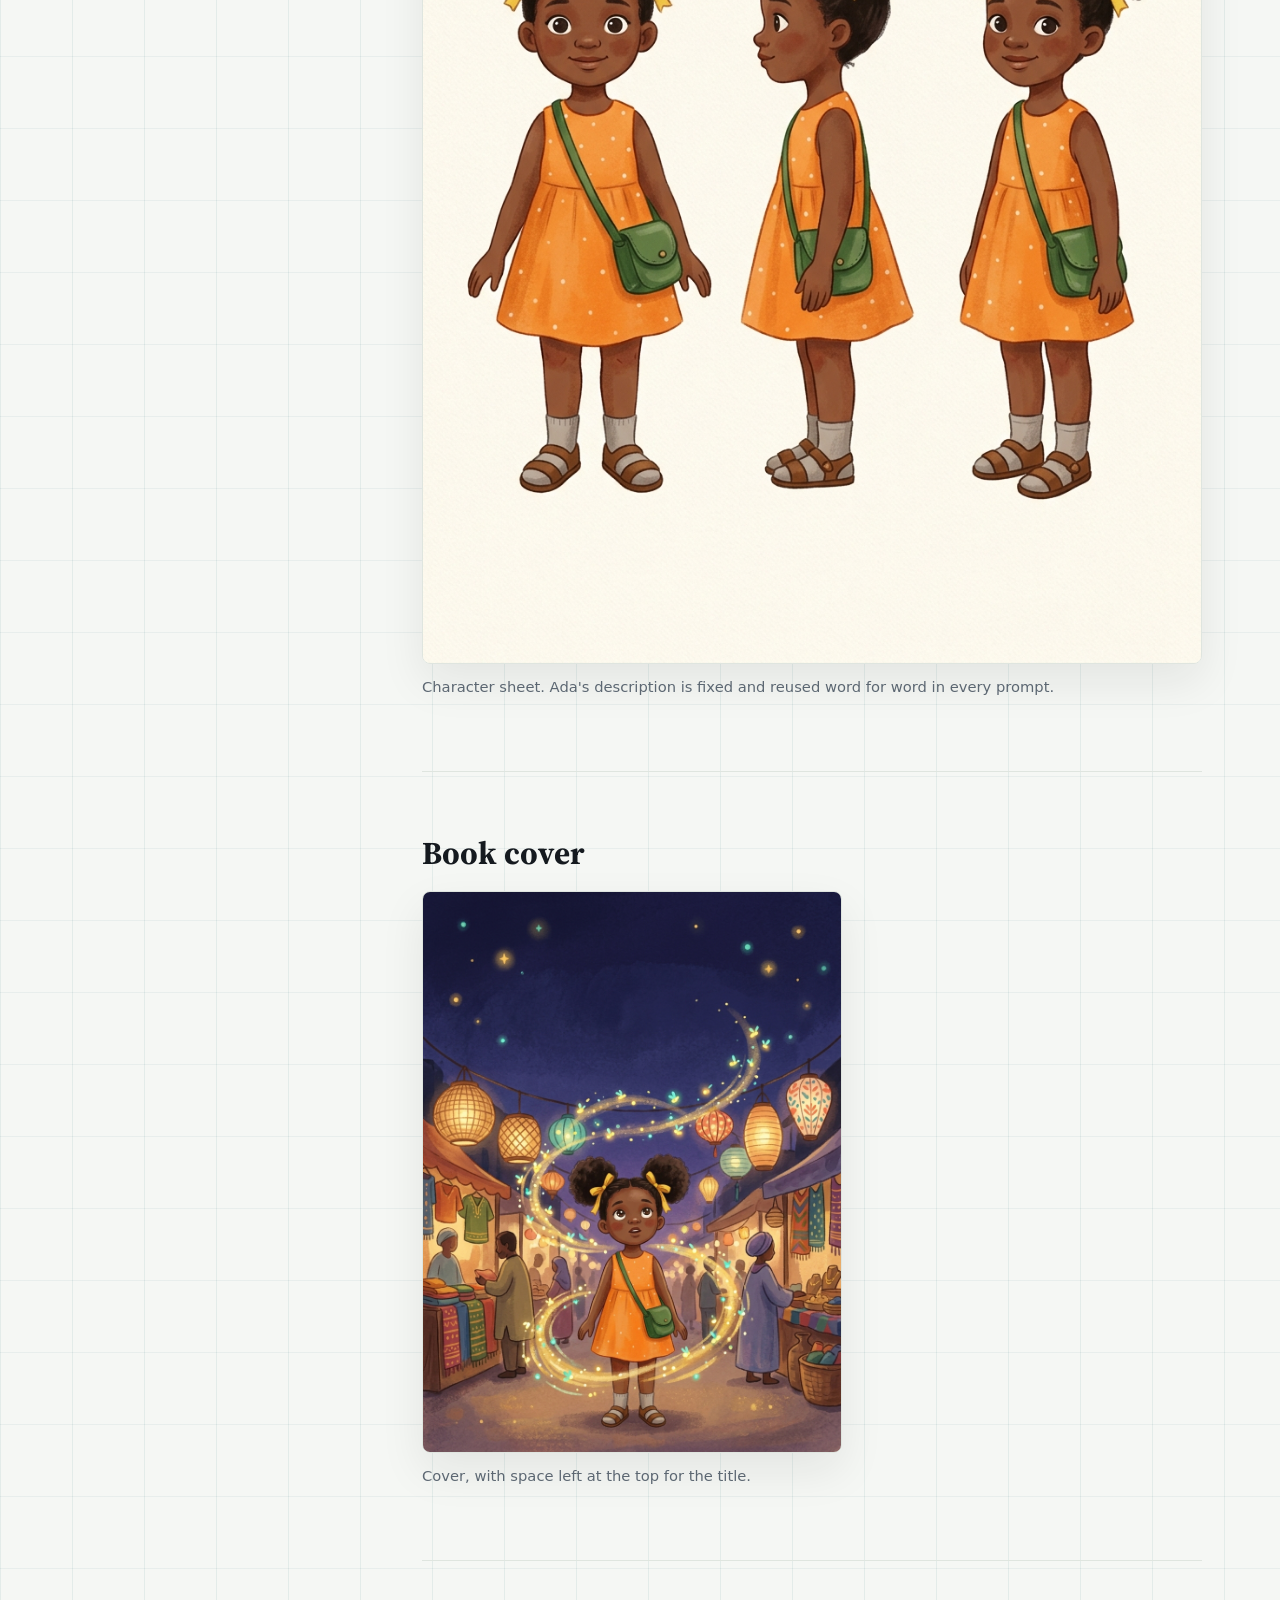
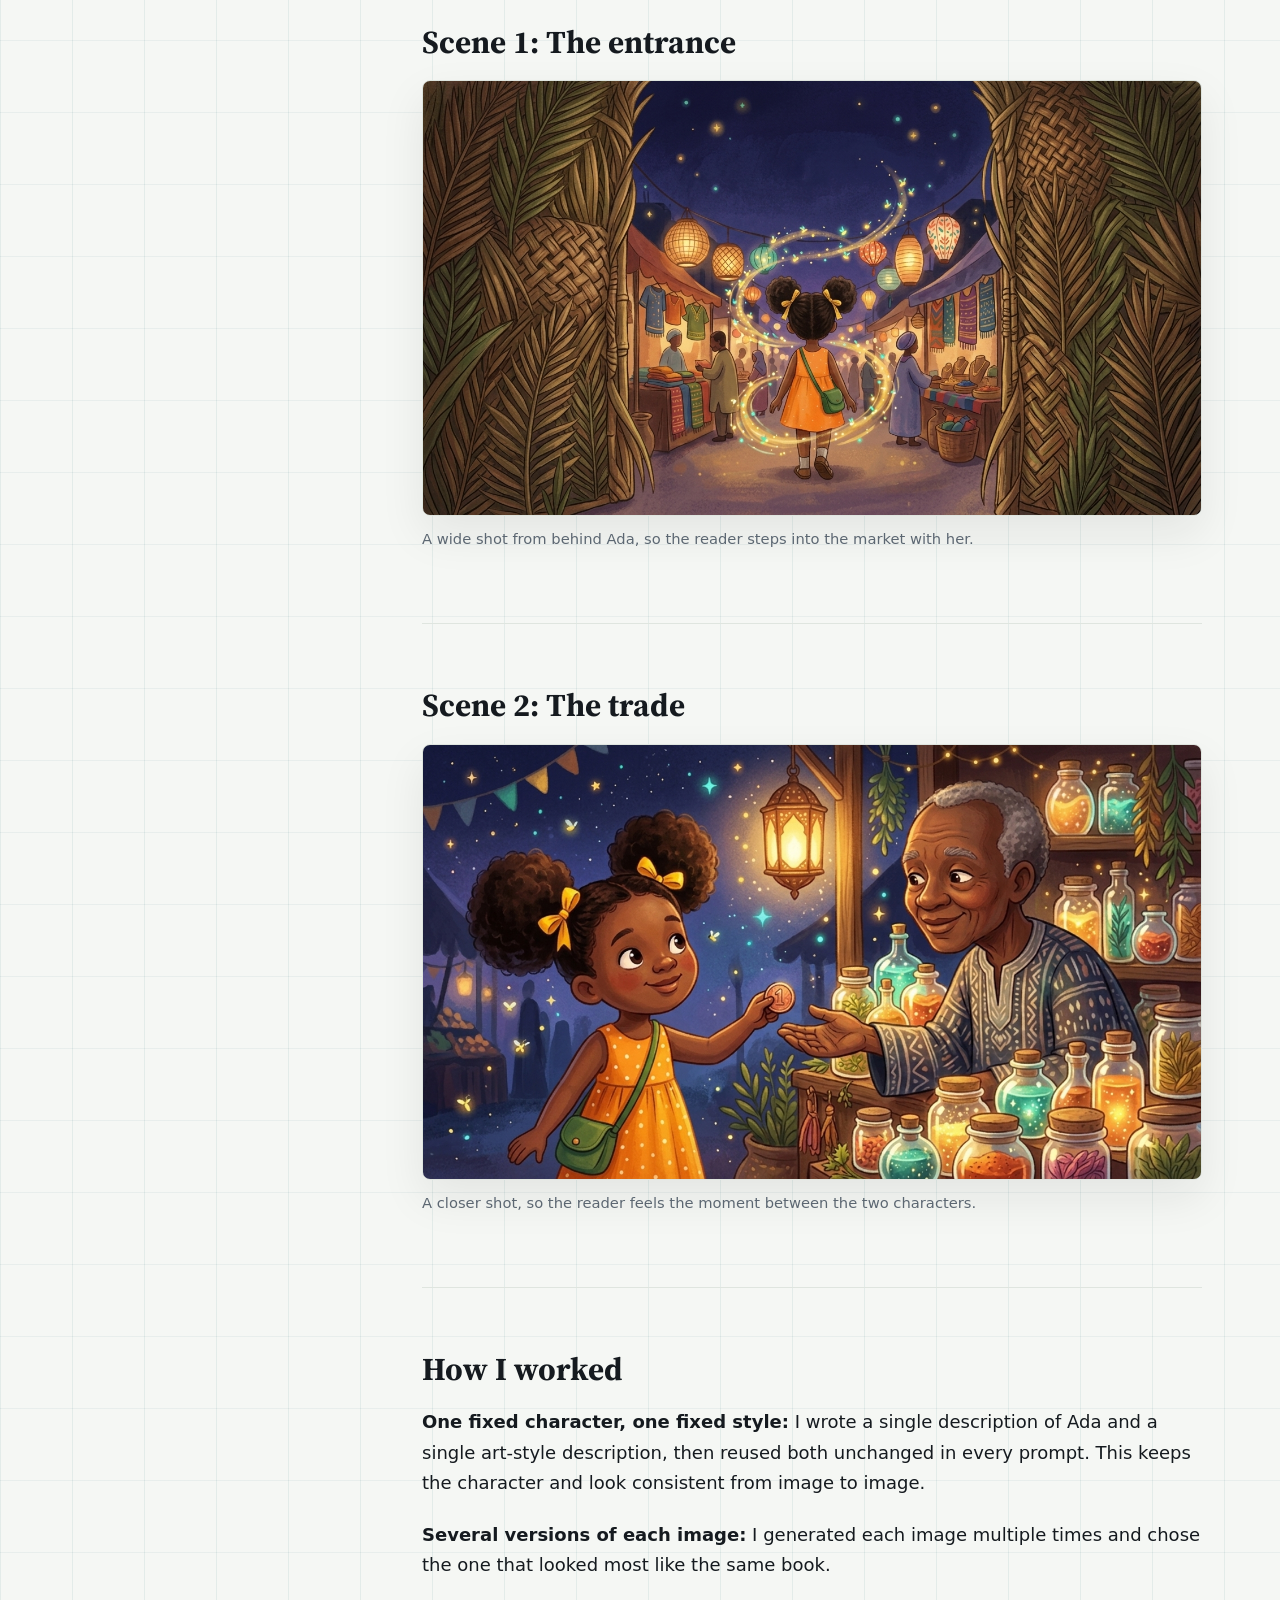
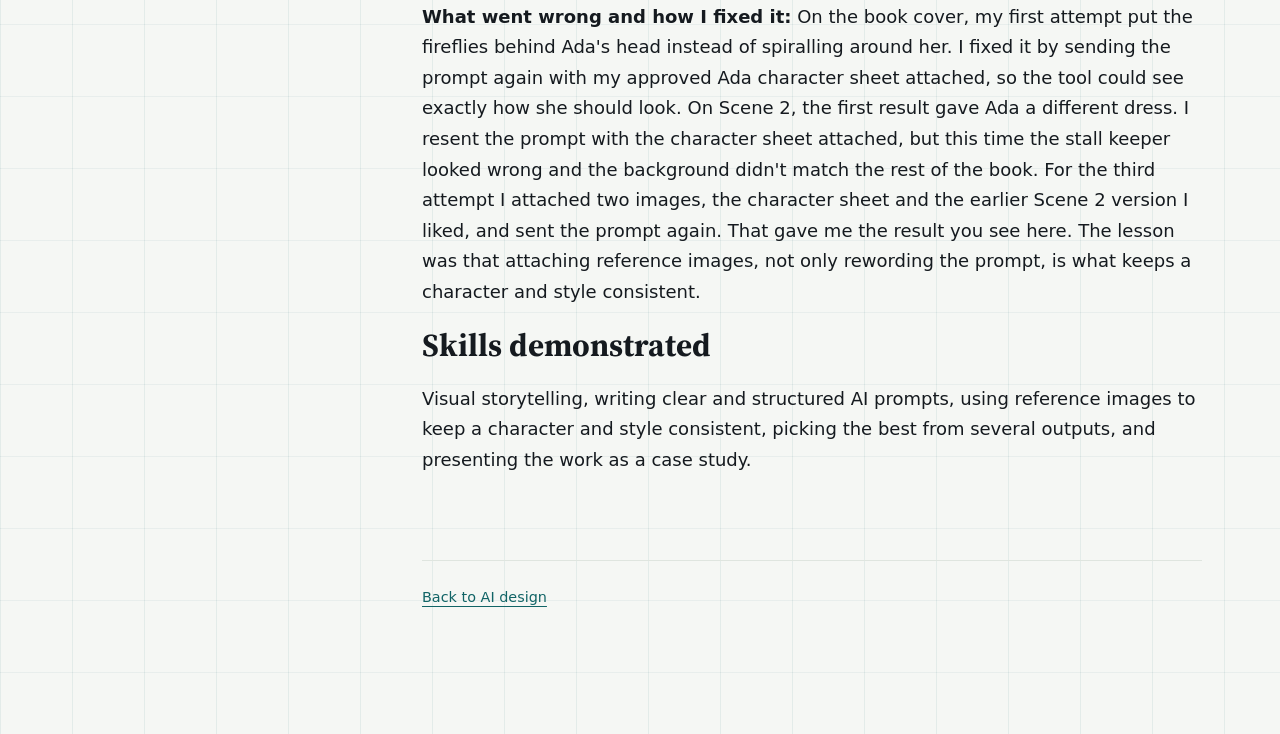
<file: project-ada.html>
<!DOCTYPE html>
<html lang="en">
<head>
<meta charset="UTF-8">
<meta name="viewport" content="width=device-width, initial-scale=1">
<title>Ada and the Night Market of Fireflies | Iwule Micheal</title>
<link rel="preconnect" href="https://fonts.googleapis.com">
<link rel="stylesheet" href="https://fonts.googleapis.com/css2?family=Source+Serif+4:wght@400;600;700&display=swap">
<link rel="stylesheet" href="css/style.css">
<link rel="icon" href="data:image/svg+xml,%3Csvg xmlns='http://www.w3.org/2000/svg' viewBox='0 0 32 32'%3E%3Crect width='32' height='32' rx='6' fill='%230f5c5c'/%3E%3Ctext x='16' y='23.5' font-family='Georgia,serif' font-size='22' font-weight='700' text-anchor='middle' fill='white'%3EIM%3C/text%3E%3C/svg%3E">
<script src="js/main.js" defer></script>
</head>
<body>
<div class="layout">
  <aside class="side">
    <p class="name">Iwule Micheal</p>
    <p class="role">Copy, AI design &amp; marketing</p>
    <nav aria-label="Main"><a href="index.html">Home</a><a href="copywriting.html">Copywriting</a><a href="ai-design.html">AI Design</a><a href="marketing.html">Marketing</a><a href="index.html#contact">Contact</a></nav>
  </aside>
  <main>
    <p class="notice"><strong>Practice project, original story.</strong> This is an uncommissioned concept. The illustrations were generated with AI (Gemini 3.6) and directed by me through written prompts.</p>
    <h1>Ada and the Night Market of Fireflies</h1>
    <p class="lead">A picture-book concept: a girl follows fireflies into a hidden night market where every stall sells something magical.</p>
    <section>
      <h2>Overview</h2>
      <p>I wrote the story idea and directed the visuals: a book cover and two scenes, all built around one character and one art style. The aim was to show that I can turn a story into scenes that look like they belong to the same book.</p>
      <h2>Objective</h2>
      <p>Create a cover that makes a child want to open the book, and scenes that carry the story forward.</p>
      <h2>Target audience</h2>
      <p>Children aged 4 to 8, and the parents who choose their books.</p>
      <h2>Visual style</h2>
      <p>Soft gouache and watercolour texture, warm rounded shapes, a deep indigo night sky with golden and teal glows. Cosy and whimsical.</p>
    </section>
    <section>
      <h2>Character: Ada</h2>
      <figure class="shot">
        <img src="images/ada-character-sheet.jpg" alt="Character sheet of Ada, a seven-year-old girl with two afro puffs, an orange dress and a green satchel, shown from three angles">
        <figcaption>Character sheet. Ada's description is fixed and reused word for word in every prompt.</figcaption>
      </figure>
    </section>
    <section>
      <h2>Book cover</h2>
      <figure class="shot portrait">
        <img src="images/ada-book-cover.jpg" alt="Book cover: Ada looks up as fireflies spiral around her in front of a lantern-lit night market">
        <figcaption>Cover, with space left at the top for the title.</figcaption>
      </figure>
    </section>
    <section>
      <h2>Scene 1: The entrance</h2>
      <figure class="shot">
        <img src="images/ada-scene-1.jpg" alt="Ada steps through a palm-leaf gate into a glowing night market">
        <figcaption>A wide shot from behind Ada, so the reader steps into the market with her.</figcaption>
      </figure>
    </section>
    <section>
      <h2>Scene 2: The trade</h2>
      <figure class="shot">
        <img src="images/ada-scene-2.jpg" alt="Ada holds out a coin to an elderly stall keeper among glowing glass jars">
        <figcaption>A closer shot, so the reader feels the moment between the two characters.</figcaption>
      </figure>
    </section>
    <section>
      <h2>How I worked</h2>
      <p><strong>One fixed character, one fixed style:</strong> I wrote a single description of Ada and a single art-style description, then reused both unchanged in every prompt. This keeps the character and look consistent from image to image.</p>
      <p><strong>Several versions of each image:</strong> I generated each image multiple times and chose the one that looked most like the same book.</p>
      <p><strong>What went wrong and how I fixed it:</strong> On the book cover, my first attempt put the fireflies behind Ada's head instead of spiralling around her. I fixed it by sending the prompt again with my approved Ada character sheet attached, so the tool could see exactly how she should look. On Scene 2, the first result gave Ada a different dress. I resent the prompt with the character sheet attached, but this time the stall keeper looked wrong and the background didn't match the rest of the book. For the third attempt I attached two images, the character sheet and the earlier Scene 2 version I liked, and sent the prompt again. That gave me the result you see here. The lesson was that attaching reference images, not only rewording the prompt, is what keeps a character and style consistent.</p>
      <h2>Skills demonstrated</h2>
      <p>Visual storytelling, writing clear and structured AI prompts, using reference images to keep a character and style consistent, picking the best from several outputs, and presenting the work as a case study.</p>
    </section>
    <footer><p><a href="ai-design.html">Back to AI design</a></p></footer>
  </main>
</div>
</body>
</html>
</file>
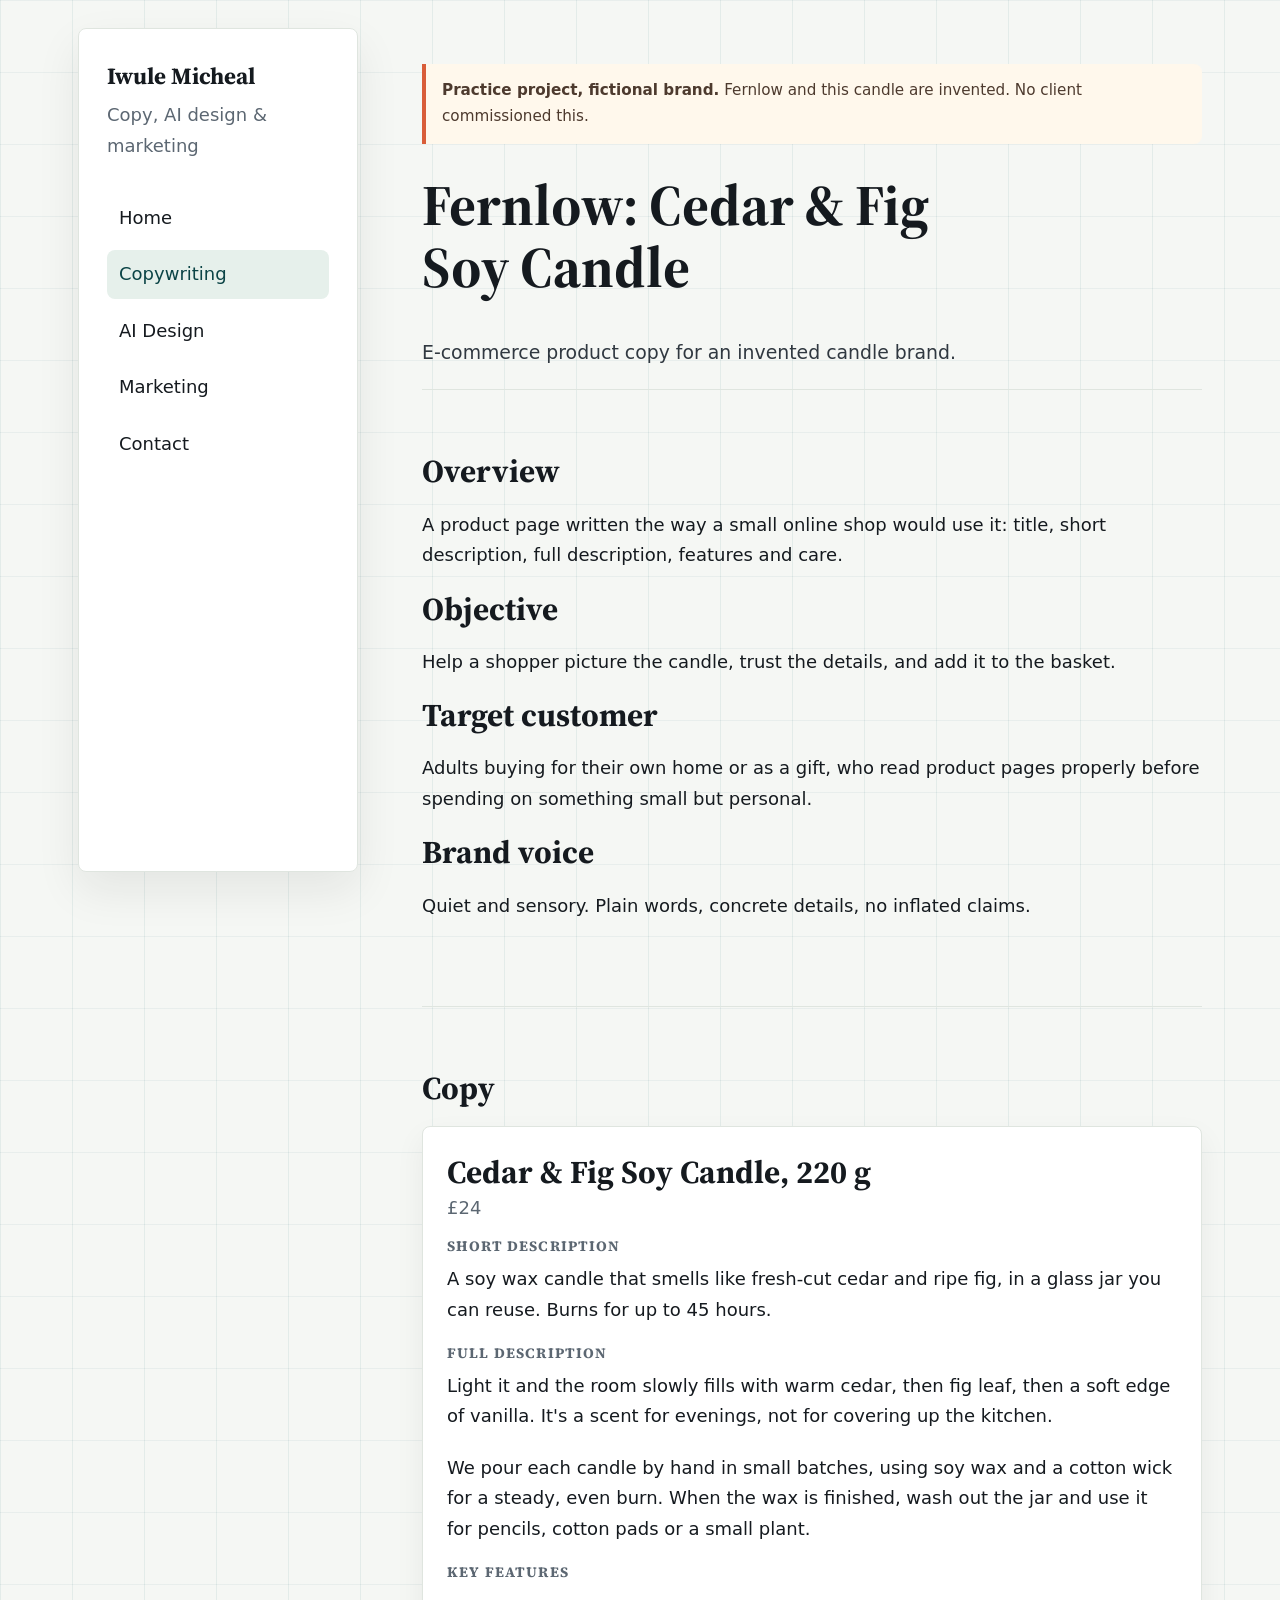
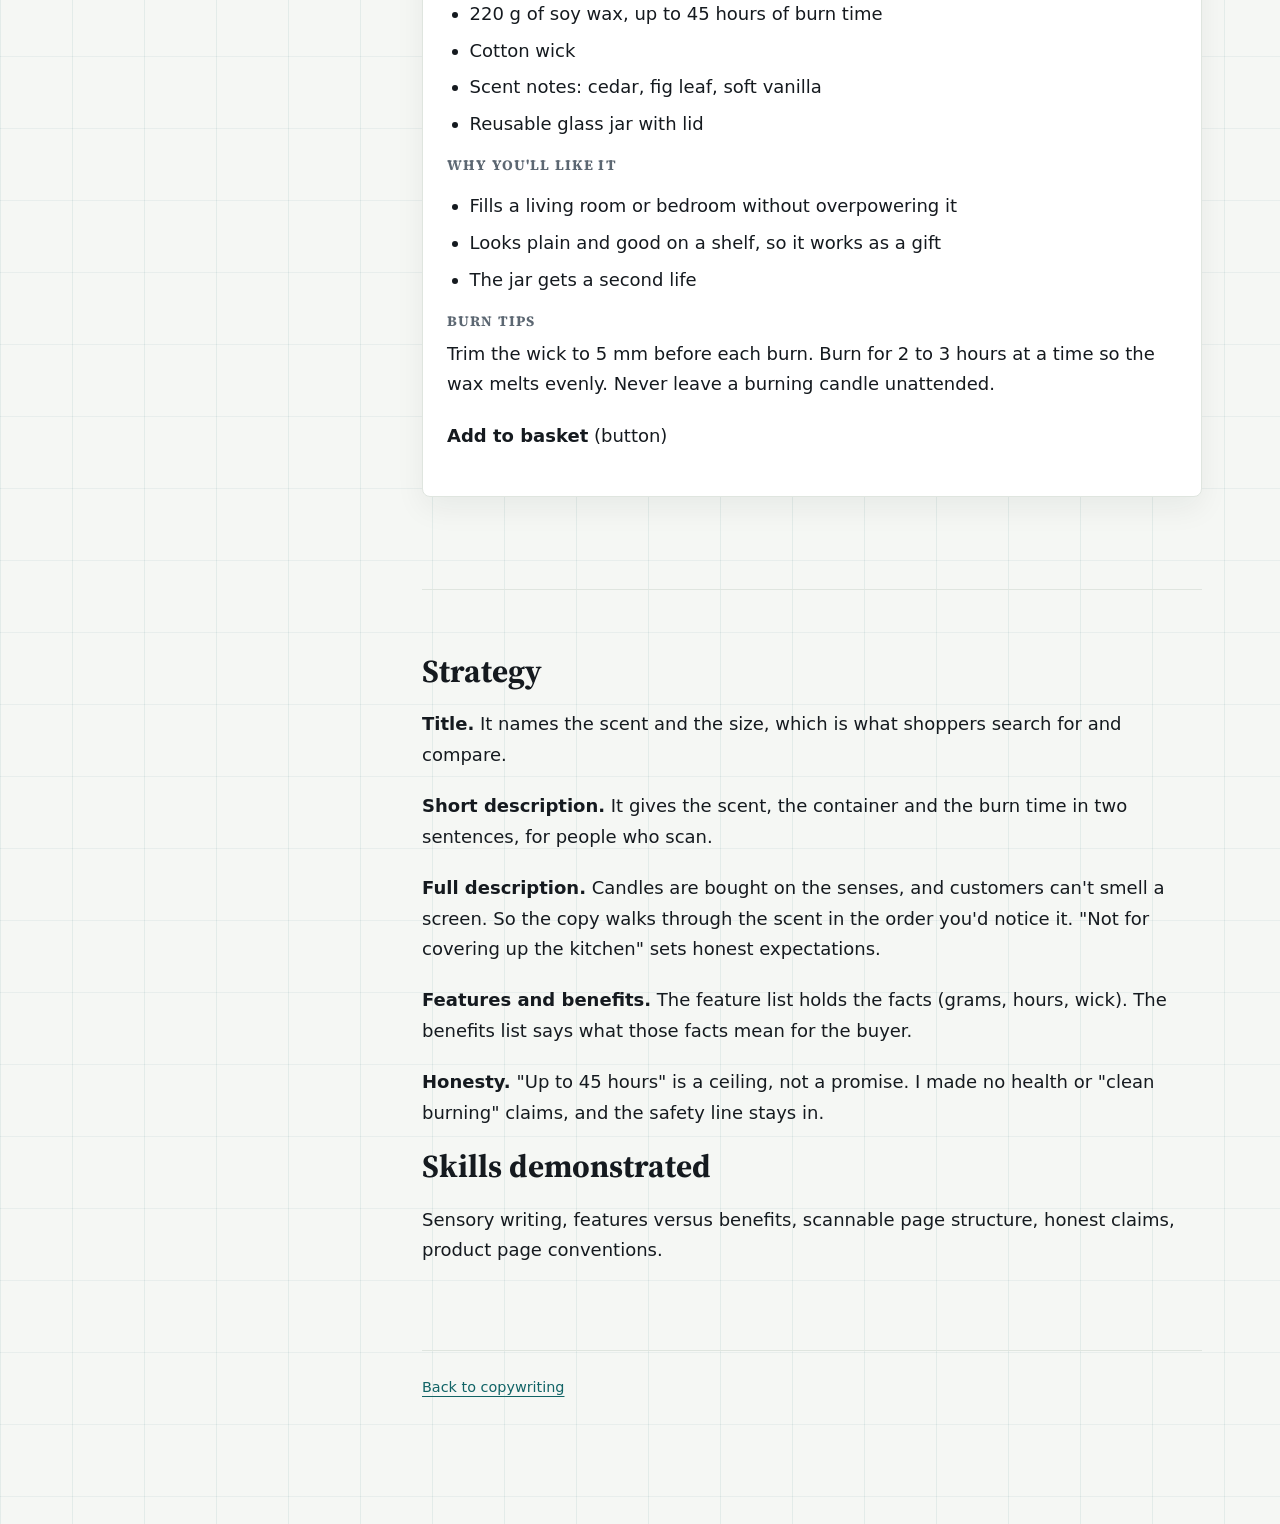
<file: project-ecommerce.html>
<!DOCTYPE html>
<html lang="en">
<head>
<meta charset="UTF-8">
<meta name="viewport" content="width=device-width, initial-scale=1">
<title>Fernlow product page copy | Iwule Micheal</title>
<link rel="preconnect" href="https://fonts.googleapis.com">
<link rel="stylesheet" href="https://fonts.googleapis.com/css2?family=Source+Serif+4:wght@400;600;700&display=swap">
<link rel="stylesheet" href="css/style.css">
<link rel="icon" href="data:image/svg+xml,%3Csvg xmlns='http://www.w3.org/2000/svg' viewBox='0 0 32 32'%3E%3Crect width='32' height='32' rx='6' fill='%230f5c5c'/%3E%3Ctext x='16' y='23.5' font-family='Georgia,serif' font-size='22' font-weight='700' text-anchor='middle' fill='white'%3EIM%3C/text%3E%3C/svg%3E">
<script src="js/main.js" defer></script>
</head>
<body>
<div class="layout">
  <aside class="side">
    <p class="name">Iwule Micheal</p>
    <p class="role">Copy, AI design &amp; marketing</p>
    <nav aria-label="Main"><a href="index.html">Home</a><a href="copywriting.html">Copywriting</a><a href="ai-design.html">AI Design</a><a href="marketing.html">Marketing</a><a href="index.html#contact">Contact</a></nav>
  </aside>
  <main>
    <p class="notice"><strong>Practice project, fictional brand.</strong> Fernlow and this candle are invented. No client commissioned this.</p>
    <h1>Fernlow: Cedar &amp; Fig Soy Candle</h1>
    <p class="lead">E-commerce product copy for an invented candle brand.</p>
    <section>
      <h2>Overview</h2>
      <p>A product page written the way a small online shop would use it: title, short description, full description, features and care.</p>
      <h2>Objective</h2>
      <p>Help a shopper picture the candle, trust the details, and add it to the basket.</p>
      <h2>Target customer</h2>
      <p>Adults buying for their own home or as a gift, who read product pages properly before spending on something small but personal.</p>
      <h2>Brand voice</h2>
      <p>Quiet and sensory. Plain words, concrete details, no inflated claims.</p>
    </section>
    <section>
      <h2>Copy</h2>
      <div class="pack">
        <p class="prod">Cedar &amp; Fig Soy Candle, 220 g</p>
        <p class="sub">&pound;24</p>
        <h4>Short description</h4>
        <p>A soy wax candle that smells like fresh-cut cedar and ripe fig, in a glass jar you can reuse. Burns for up to 45 hours.</p>
        <h4>Full description</h4>
        <p>Light it and the room slowly fills with warm cedar, then fig leaf, then a soft edge of vanilla. It's a scent for evenings, not for covering up the kitchen.</p>
        <p>We pour each candle by hand in small batches, using soy wax and a cotton wick for a steady, even burn. When the wax is finished, wash out the jar and use it for pencils, cotton pads or a small plant.</p>
        <h4>Key features</h4>
        <ul>
          <li>220 g of soy wax, up to 45 hours of burn time</li>
          <li>Cotton wick</li>
          <li>Scent notes: cedar, fig leaf, soft vanilla</li>
          <li>Reusable glass jar with lid</li>
        </ul>
        <h4>Why you'll like it</h4>
        <ul>
          <li>Fills a living room or bedroom without overpowering it</li>
          <li>Looks plain and good on a shelf, so it works as a gift</li>
          <li>The jar gets a second life</li>
        </ul>
        <h4>Burn tips</h4>
        <p>Trim the wick to 5 mm before each burn. Burn for 2 to 3 hours at a time so the wax melts evenly. Never leave a burning candle unattended.</p>
        <p><strong>Add to basket</strong> (button)</p>
      </div>
    </section>
    <section>
      <h2>Strategy</h2>
      <p><strong>Title.</strong> It names the scent and the size, which is what shoppers search for and compare.</p>
      <p><strong>Short description.</strong> It gives the scent, the container and the burn time in two sentences, for people who scan.</p>
      <p><strong>Full description.</strong> Candles are bought on the senses, and customers can't smell a screen. So the copy walks through the scent in the order you'd notice it. "Not for covering up the kitchen" sets honest expectations.</p>
      <p><strong>Features and benefits.</strong> The feature list holds the facts (grams, hours, wick). The benefits list says what those facts mean for the buyer.</p>
      <p><strong>Honesty.</strong> "Up to 45 hours" is a ceiling, not a promise. I made no health or "clean burning" claims, and the safety line stays in.</p>
      <h2>Skills demonstrated</h2>
      <p>Sensory writing, features versus benefits, scannable page structure, honest claims, product page conventions.</p>
    </section>
    <footer><p><a href="copywriting.html">Back to copywriting</a></p></footer>
  </main>
</div>
</body>
</html>
</file>
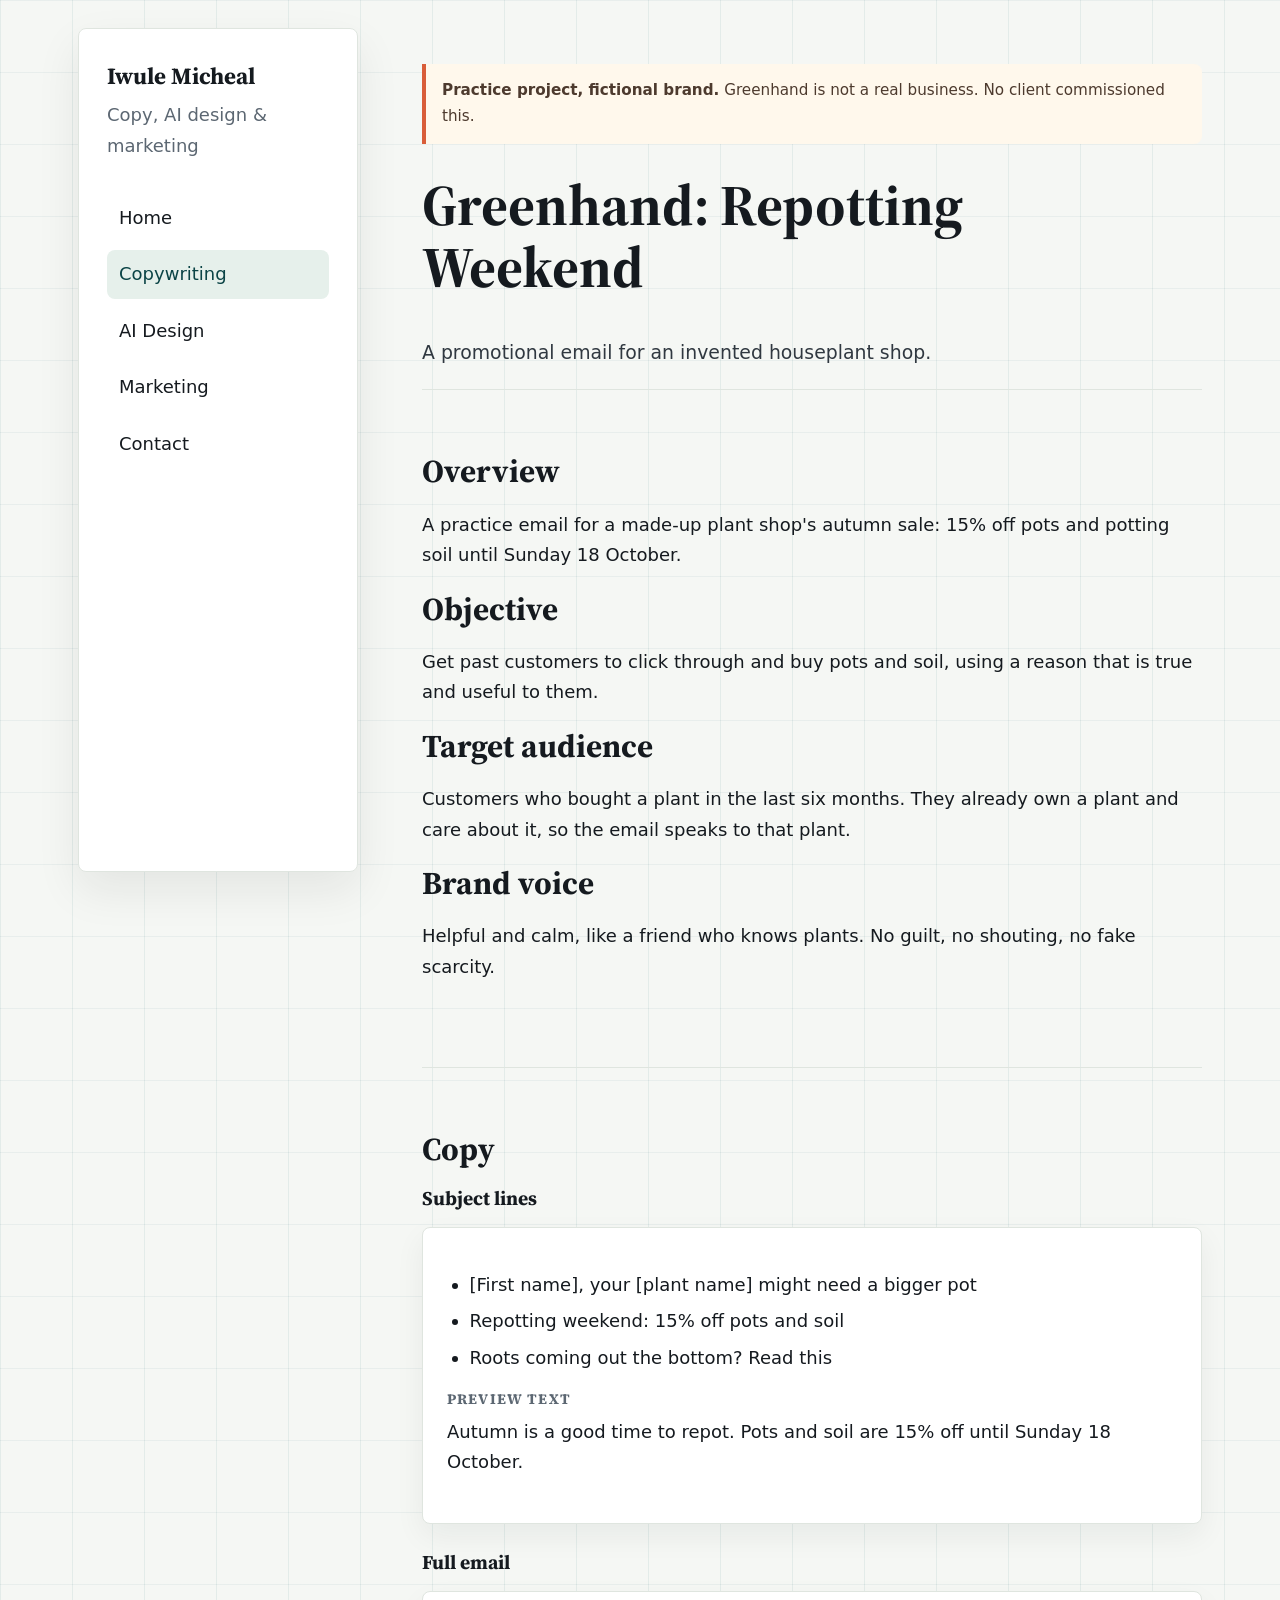
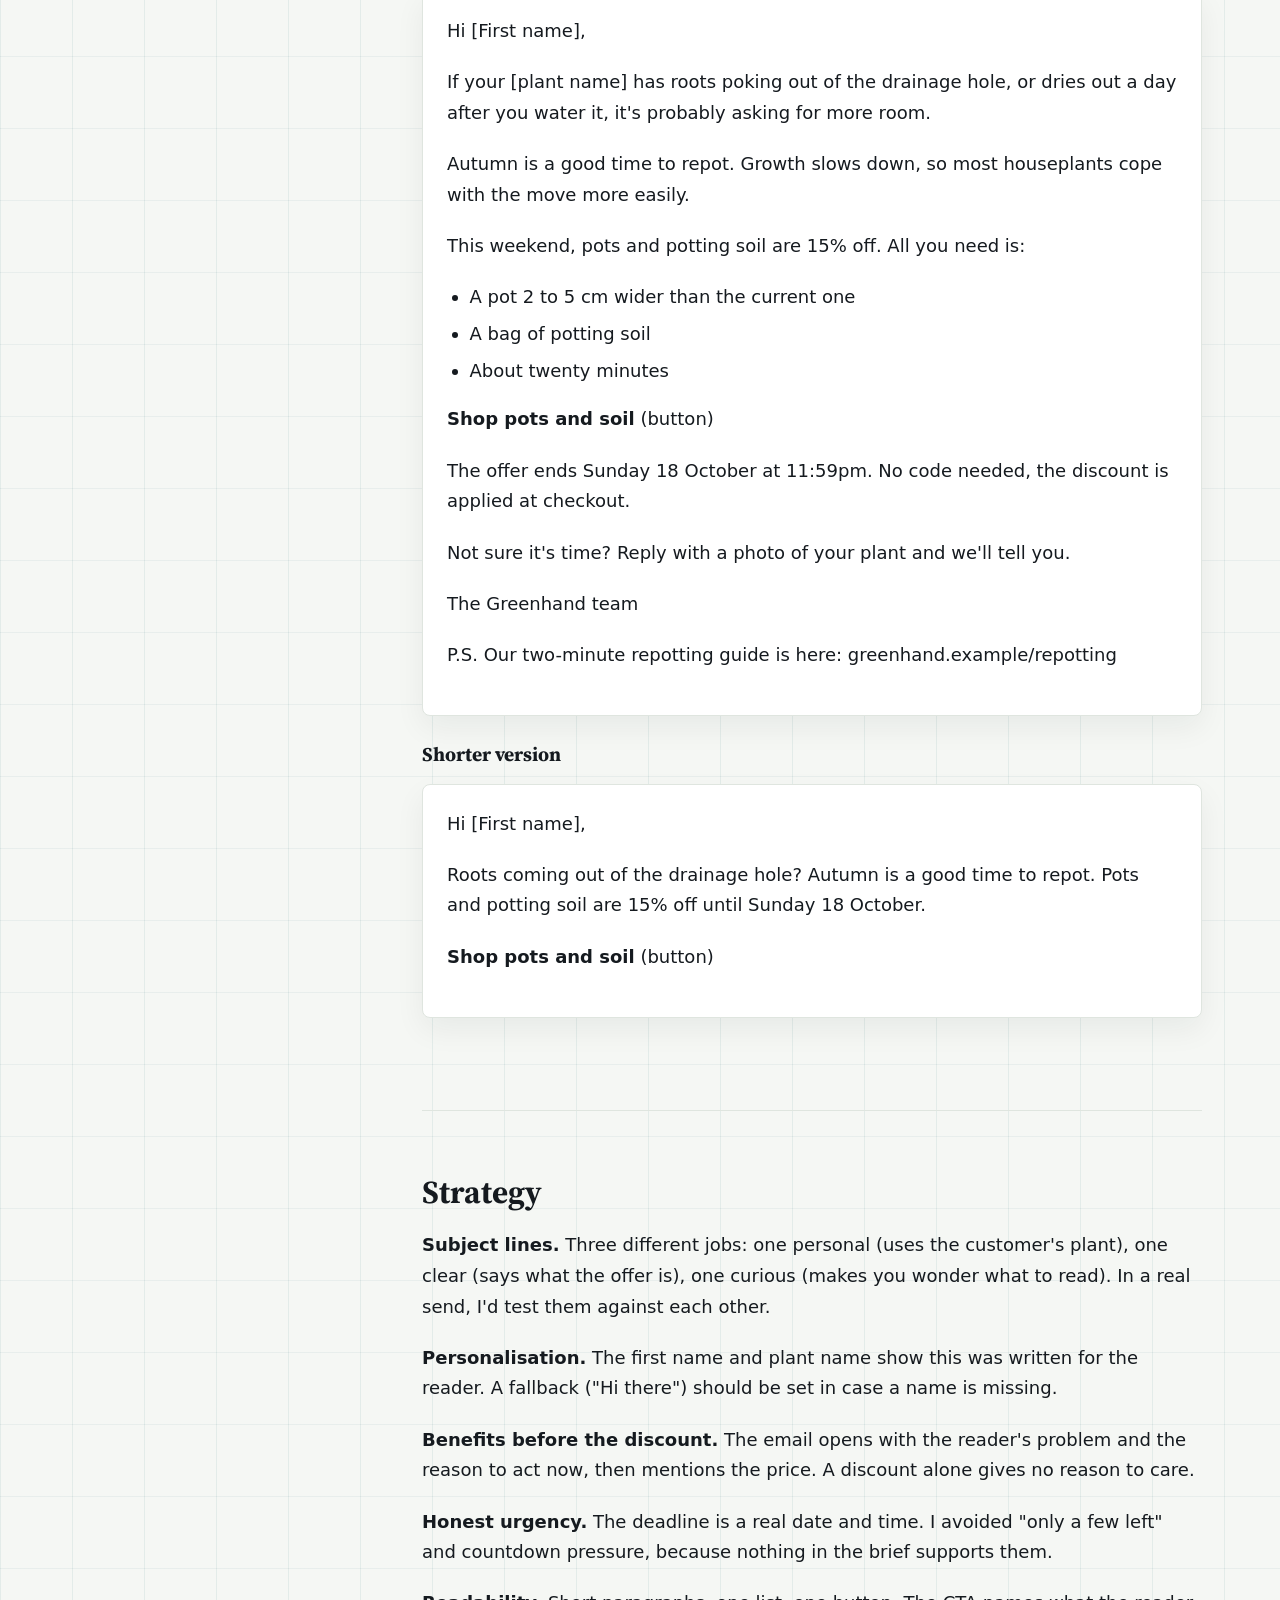
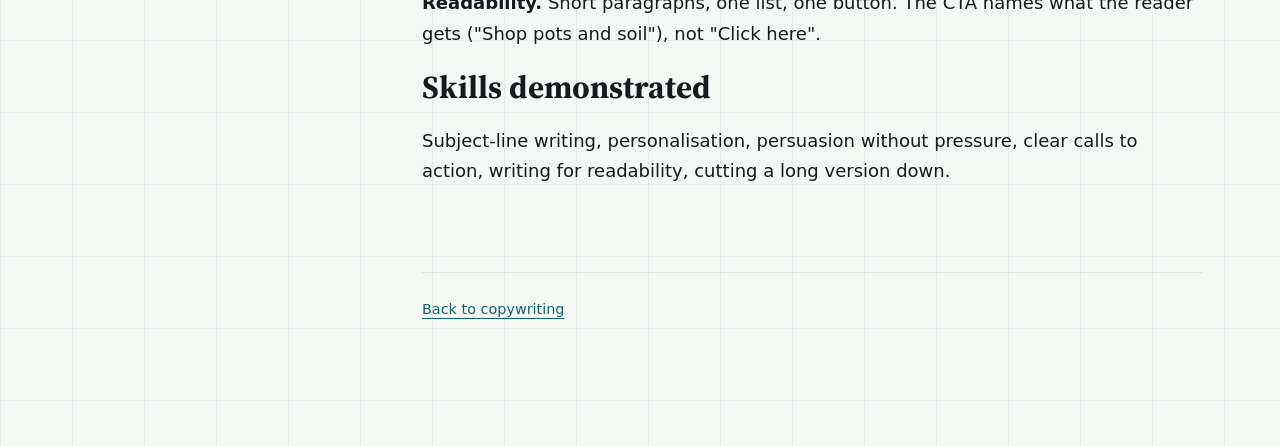
<file: project-email.html>
<!DOCTYPE html>
<html lang="en">
<head>
<meta charset="UTF-8">
<meta name="viewport" content="width=device-width, initial-scale=1">
<title>Greenhand promotional email | Iwule Micheal</title>
<link rel="preconnect" href="https://fonts.googleapis.com">
<link rel="stylesheet" href="https://fonts.googleapis.com/css2?family=Source+Serif+4:wght@400;600;700&display=swap">
<link rel="stylesheet" href="css/style.css">
<link rel="icon" href="data:image/svg+xml,%3Csvg xmlns='http://www.w3.org/2000/svg' viewBox='0 0 32 32'%3E%3Crect width='32' height='32' rx='6' fill='%230f5c5c'/%3E%3Ctext x='16' y='23.5' font-family='Georgia,serif' font-size='22' font-weight='700' text-anchor='middle' fill='white'%3EIM%3C/text%3E%3C/svg%3E">
<script src="js/main.js" defer></script>
</head>
<body>
<div class="layout">
  <aside class="side">
    <p class="name">Iwule Micheal</p>
    <p class="role">Copy, AI design &amp; marketing</p>
    <nav aria-label="Main"><a href="index.html">Home</a><a href="copywriting.html">Copywriting</a><a href="ai-design.html">AI Design</a><a href="marketing.html">Marketing</a><a href="index.html#contact">Contact</a></nav>
  </aside>
  <main>
    <p class="notice"><strong>Practice project, fictional brand.</strong> Greenhand is not a real business. No client commissioned this.</p>
    <h1>Greenhand: Repotting Weekend</h1>
    <p class="lead">A promotional email for an invented houseplant shop.</p>

    <section>
      <h2>Overview</h2>
      <p>A practice email for a made-up plant shop's autumn sale: 15% off pots and potting soil until Sunday 18 October.</p>
      <h2>Objective</h2>
      <p>Get past customers to click through and buy pots and soil, using a reason that is true and useful to them.</p>
      <h2>Target audience</h2>
      <p>Customers who bought a plant in the last six months. They already own a plant and care about it, so the email speaks to that plant.</p>
      <h2>Brand voice</h2>
      <p>Helpful and calm, like a friend who knows plants. No guilt, no shouting, no fake scarcity.</p>
    </section>

    <section>
      <h2>Copy</h2>
      <h3>Subject lines</h3>
      <div class="pack">
        <ul>
          <li>[First name], your [plant name] might need a bigger pot</li>
          <li>Repotting weekend: 15% off pots and soil</li>
          <li>Roots coming out the bottom? Read this</li>
        </ul>
        <h4>Preview text</h4>
        <p>Autumn is a good time to repot. Pots and soil are 15% off until Sunday 18 October.</p>
      </div>

      <h3>Full email</h3>
      <div class="pack">
        <p>Hi [First name],</p>
        <p>If your [plant name] has roots poking out of the drainage hole, or dries out a day after you water it, it's probably asking for more room.</p>
        <p>Autumn is a good time to repot. Growth slows down, so most houseplants cope with the move more easily.</p>
        <p>This weekend, pots and potting soil are 15% off. All you need is:</p>
        <ul>
          <li>A pot 2 to 5 cm wider than the current one</li>
          <li>A bag of potting soil</li>
          <li>About twenty minutes</li>
        </ul>
        <p><strong>Shop pots and soil</strong> (button)</p>
        <p>The offer ends Sunday 18 October at 11:59pm. No code needed, the discount is applied at checkout.</p>
        <p>Not sure it's time? Reply with a photo of your plant and we'll tell you.</p>
        <p>The Greenhand team</p>
        <p>P.S. Our two-minute repotting guide is here: greenhand.example/repotting</p>
      </div>

      <h3>Shorter version</h3>
      <div class="pack">
        <p>Hi [First name],</p>
        <p>Roots coming out of the drainage hole? Autumn is a good time to repot. Pots and potting soil are 15% off until Sunday 18 October.</p>
        <p><strong>Shop pots and soil</strong> (button)</p>
      </div>
    </section>

    <section>
      <h2>Strategy</h2>
      <p><strong>Subject lines.</strong> Three different jobs: one personal (uses the customer's plant), one clear (says what the offer is), one curious (makes you wonder what to read). In a real send, I'd test them against each other.</p>
      <p><strong>Personalisation.</strong> The first name and plant name show this was written for the reader. A fallback ("Hi there") should be set in case a name is missing.</p>
      <p><strong>Benefits before the discount.</strong> The email opens with the reader's problem and the reason to act now, then mentions the price. A discount alone gives no reason to care.</p>
      <p><strong>Honest urgency.</strong> The deadline is a real date and time. I avoided "only a few left" and countdown pressure, because nothing in the brief supports them.</p>
      <p><strong>Readability.</strong> Short paragraphs, one list, one button. The CTA names what the reader gets ("Shop pots and soil"), not "Click here".</p>
      <h2>Skills demonstrated</h2>
      <p>Subject-line writing, personalisation, persuasion without pressure, clear calls to action, writing for readability, cutting a long version down.</p>
    </section>
    <footer><p><a href="copywriting.html">Back to copywriting</a></p></footer>
  </main>
</div>
</body>
</html>
</file>
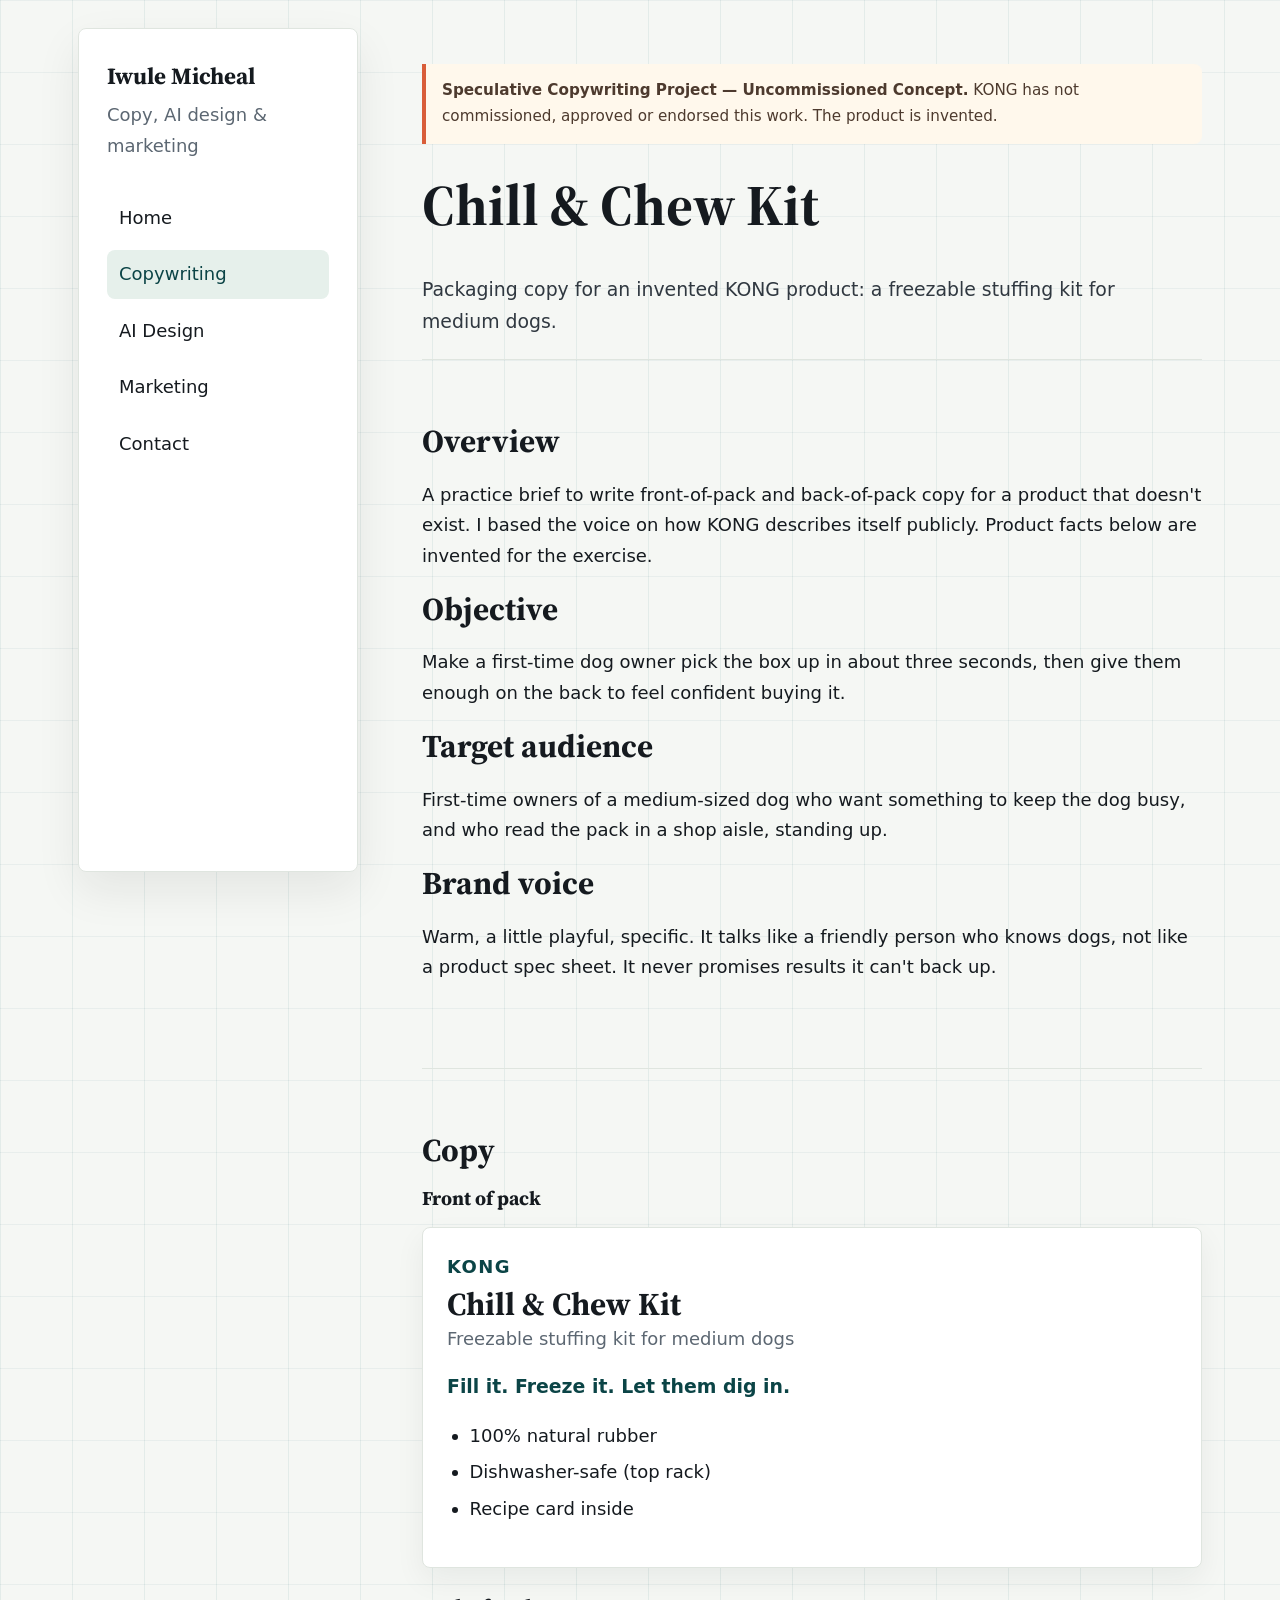
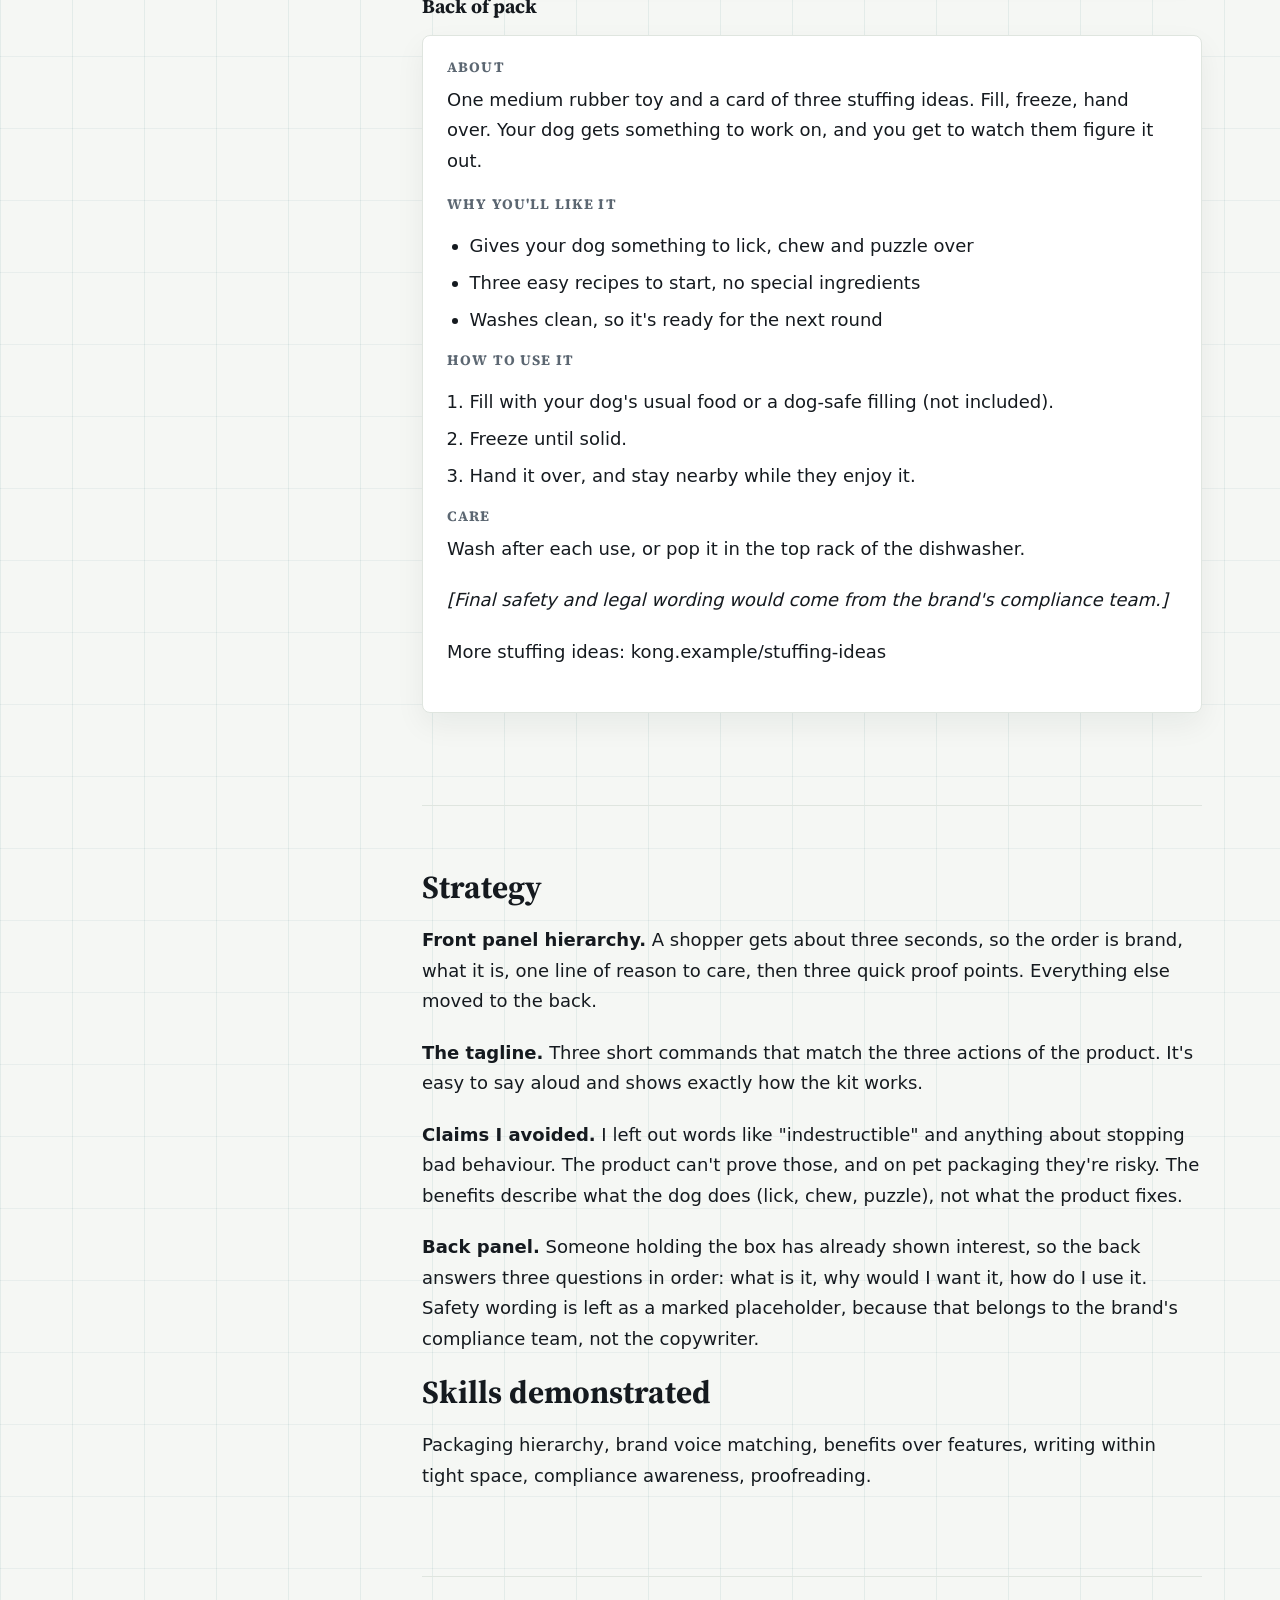
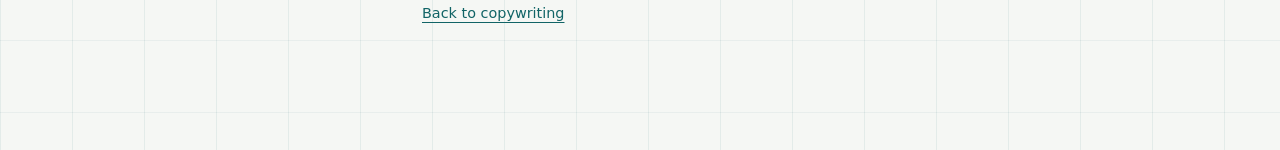
<file: project-kong.html>
<!DOCTYPE html>
<html lang="en">
<head>
<meta charset="UTF-8">
<meta name="viewport" content="width=device-width, initial-scale=1">
<title>Chill &amp; Chew Kit | Packaging copy | Iwule Micheal</title>
<link rel="preconnect" href="https://fonts.googleapis.com">
<link rel="stylesheet" href="https://fonts.googleapis.com/css2?family=Source+Serif+4:wght@400;600;700&display=swap">
<link rel="stylesheet" href="css/style.css">
<link rel="icon" href="data:image/svg+xml,%3Csvg xmlns='http://www.w3.org/2000/svg' viewBox='0 0 32 32'%3E%3Crect width='32' height='32' rx='6' fill='%230f5c5c'/%3E%3Ctext x='16' y='23.5' font-family='Georgia,serif' font-size='22' font-weight='700' text-anchor='middle' fill='white'%3EIM%3C/text%3E%3C/svg%3E">
<script src="js/main.js" defer></script>
</head>
<body>
<div class="layout">
  <aside class="side">
    <p class="name">Iwule Micheal</p>
    <p class="role">Copy, AI design &amp; marketing</p>
    <nav aria-label="Main"><a href="index.html">Home</a><a href="copywriting.html">Copywriting</a><a href="ai-design.html">AI Design</a><a href="marketing.html">Marketing</a><a href="index.html#contact">Contact</a></nav>
  </aside>

  <main>
    <p class="notice"><strong>Speculative Copywriting Project &mdash; Uncommissioned Concept.</strong> KONG has not commissioned, approved or endorsed this work. The product is invented.</p>

    <h1>Chill &amp; Chew Kit</h1>
    <p class="lead">Packaging copy for an invented KONG product: a freezable stuffing kit for medium dogs.</p>

    <section>
      <h2>Overview</h2>
      <p>A practice brief to write front-of-pack and back-of-pack copy for a product that doesn't exist. I based the voice on how KONG describes itself publicly. Product facts below are invented for the exercise.</p>
      <h2>Objective</h2>
      <p>Make a first-time dog owner pick the box up in about three seconds, then give them enough on the back to feel confident buying it.</p>
      <h2>Target audience</h2>
      <p>First-time owners of a medium-sized dog who want something to keep the dog busy, and who read the pack in a shop aisle, standing up.</p>
      <h2>Brand voice</h2>
      <p>Warm, a little playful, specific. It talks like a friendly person who knows dogs, not like a product spec sheet. It never promises results it can't back up.</p>
    </section>

    <section>
      <h2>Copy</h2>
      <h3>Front of pack</h3>
      <div class="pack">
        <p class="brand">KONG</p>
        <p class="prod">Chill &amp; Chew Kit</p>
        <p class="sub">Freezable stuffing kit for medium dogs</p>
        <p class="tag">Fill it. Freeze it. Let them dig in.</p>
        <ul>
          <li>100% natural rubber</li>
          <li>Dishwasher-safe (top rack)</li>
          <li>Recipe card inside</li>
        </ul>
      </div>

      <h3>Back of pack</h3>
      <div class="pack">
        <h4>About</h4>
        <p>One medium rubber toy and a card of three stuffing ideas. Fill, freeze, hand over. Your dog gets something to work on, and you get to watch them figure it out.</p>
        <h4>Why you'll like it</h4>
        <ul>
          <li>Gives your dog something to lick, chew and puzzle over</li>
          <li>Three easy recipes to start, no special ingredients</li>
          <li>Washes clean, so it's ready for the next round</li>
        </ul>
        <h4>How to use it</h4>
        <ol>
          <li>Fill with your dog's usual food or a dog-safe filling (not included).</li>
          <li>Freeze until solid.</li>
          <li>Hand it over, and stay nearby while they enjoy it.</li>
        </ol>
        <h4>Care</h4>
        <p>Wash after each use, or pop it in the top rack of the dishwasher.</p>
       <p><em>[Final safety and legal wording would come from the brand's compliance team.]</em></p>
        <p>More stuffing ideas: kong.example/stuffing-ideas</p>
      </div>
    </section>

    <section>
      <h2>Strategy</h2>
      <p><strong>Front panel hierarchy.</strong> A shopper gets about three seconds, so the order is brand, what it is, one line of reason to care, then three quick proof points. Everything else moved to the back.</p>
      <p><strong>The tagline.</strong> Three short commands that match the three actions of the product. It's easy to say aloud and shows exactly how the kit works.</p>
      <p><strong>Claims I avoided.</strong> I left out words like "indestructible" and anything about stopping bad behaviour. The product can't prove those, and on pet packaging they're risky. The benefits describe what the dog does (lick, chew, puzzle), not what the product fixes.</p>
      <p><strong>Back panel.</strong> Someone holding the box has already shown interest, so the back answers three questions in order: what is it, why would I want it, how do I use it. Safety wording is left as a marked placeholder, because that belongs to the brand's compliance team, not the copywriter.</p>
      <h2>Skills demonstrated</h2>
      <p>Packaging hierarchy, brand voice matching, benefits over features, writing within tight space, compliance awareness, proofreading.</p>
    </section>

    <footer><p><a href="copywriting.html">Back to copywriting</a></p></footer>
  </main>
</div>
</body>
</html>
</file>
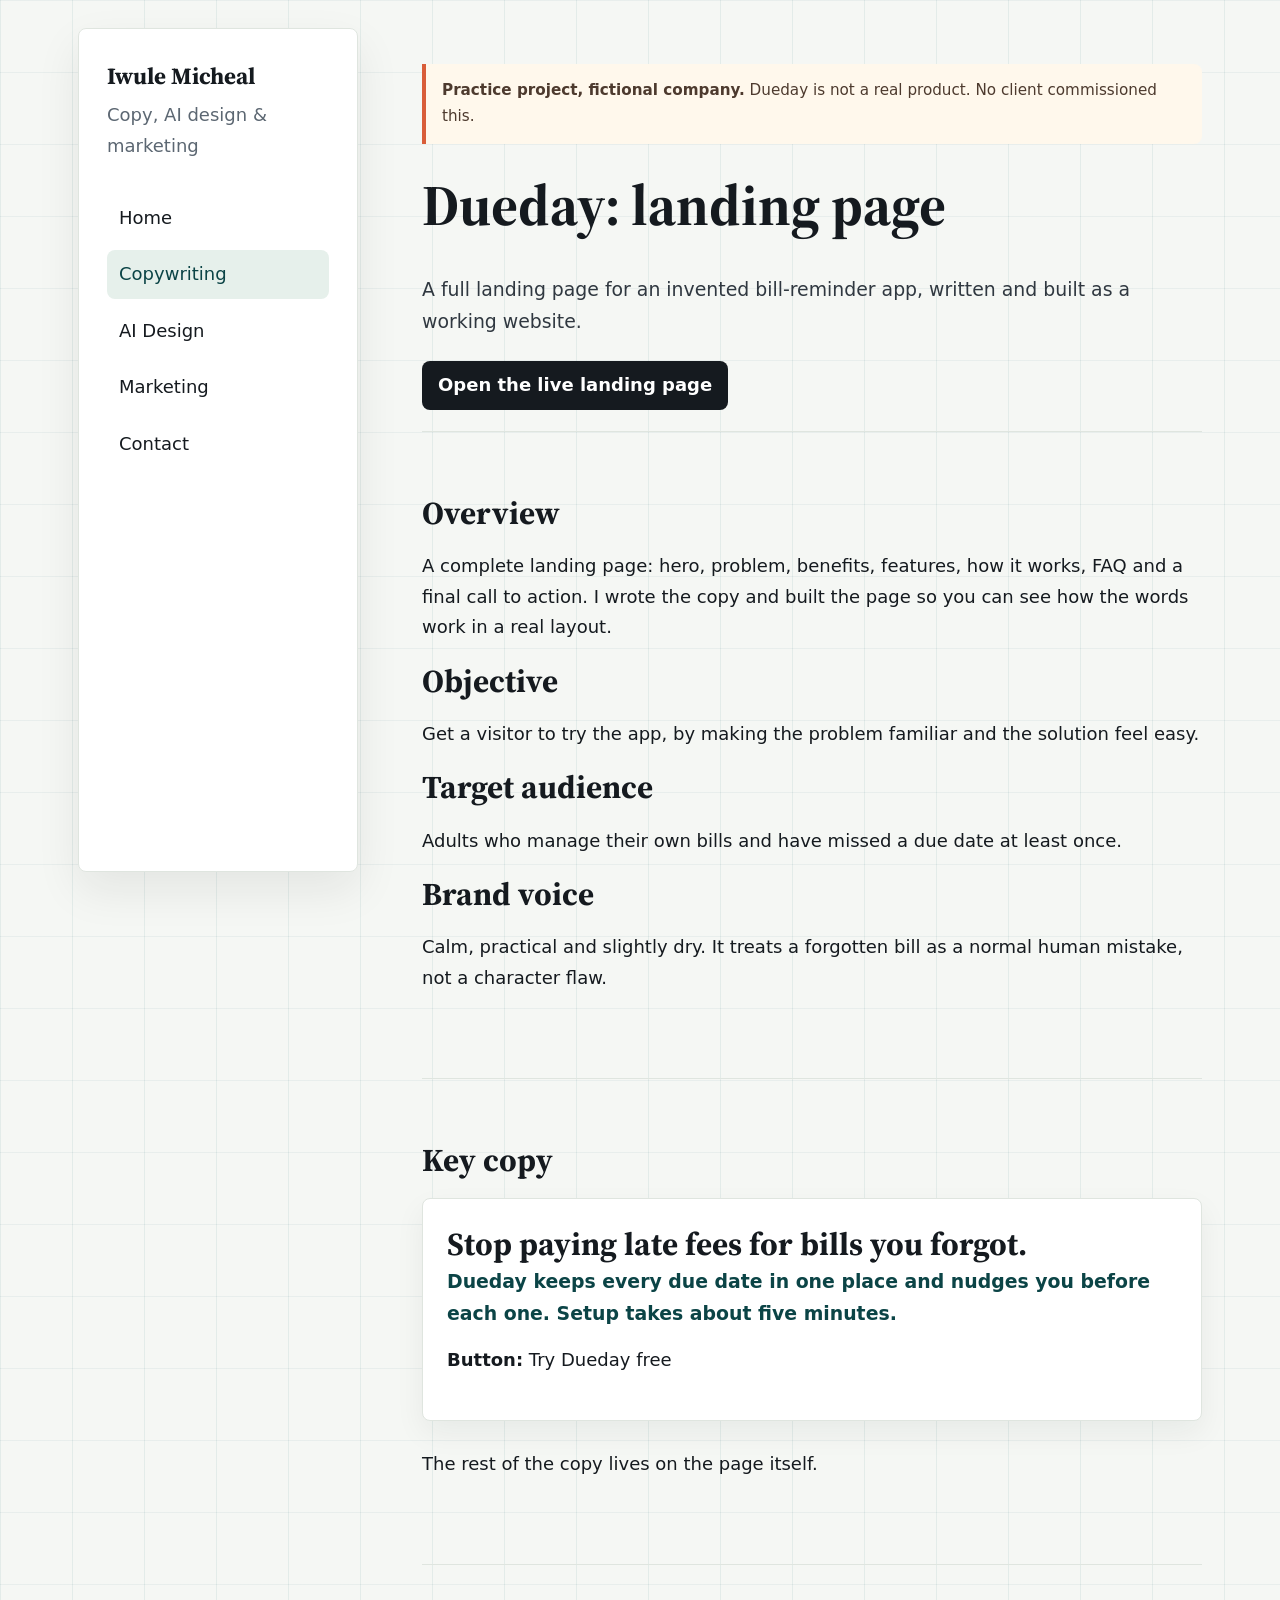
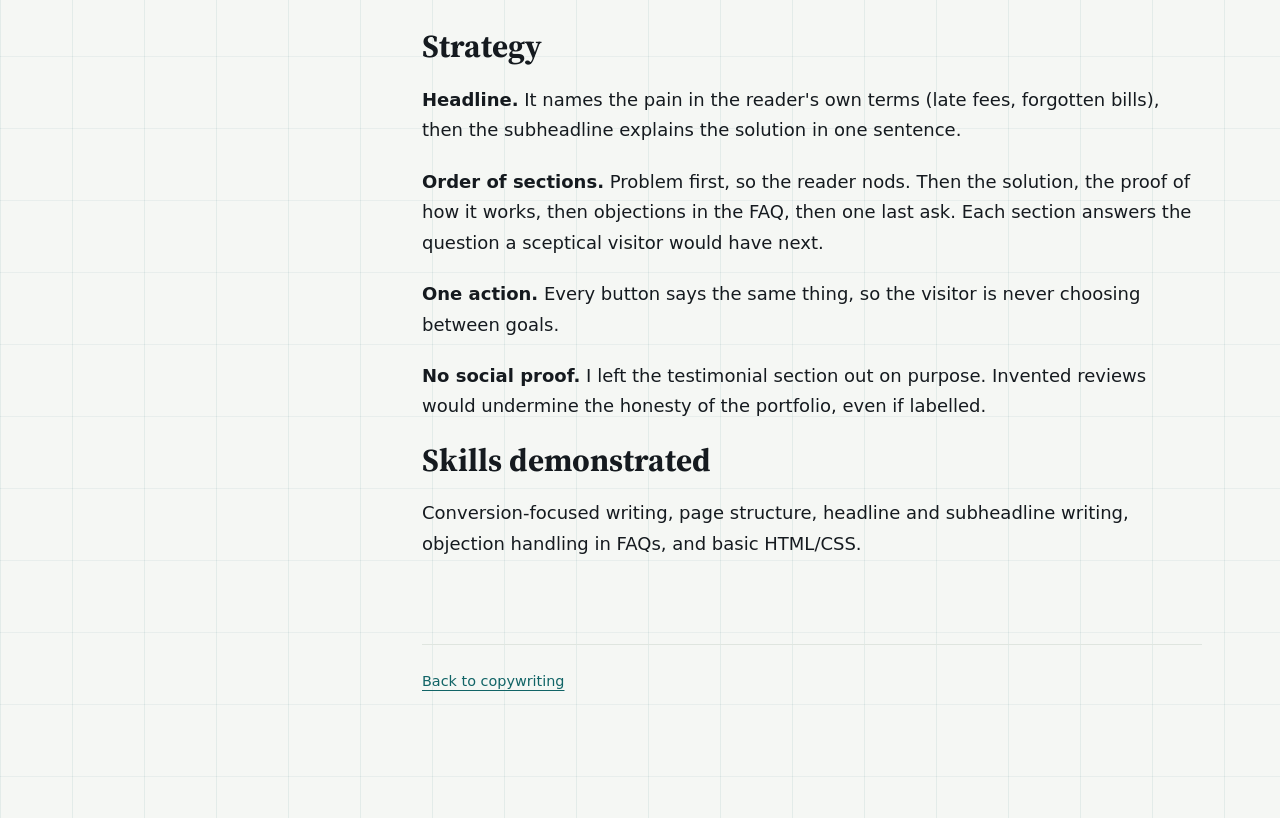
<file: project-landing.html>
<!DOCTYPE html>
<html lang="en">
<head>
<meta charset="UTF-8">
<meta name="viewport" content="width=device-width, initial-scale=1">
<title>Dueday landing page | Iwule Micheal</title>
<link rel="preconnect" href="https://fonts.googleapis.com">
<link rel="stylesheet" href="https://fonts.googleapis.com/css2?family=Source+Serif+4:wght@400;600;700&display=swap">
<link rel="stylesheet" href="css/style.css">
<link rel="icon" href="data:image/svg+xml,%3Csvg xmlns='http://www.w3.org/2000/svg' viewBox='0 0 32 32'%3E%3Crect width='32' height='32' rx='6' fill='%230f5c5c'/%3E%3Ctext x='16' y='23.5' font-family='Georgia,serif' font-size='22' font-weight='700' text-anchor='middle' fill='white'%3EIM%3C/text%3E%3C/svg%3E">
<script src="js/main.js" defer></script>
</head>
<body>
<div class="layout">
  <aside class="side">
    <p class="name">Iwule Micheal</p>
    <p class="role">Copy, AI design &amp; marketing</p>
    <nav aria-label="Main"><a href="index.html">Home</a><a href="copywriting.html">Copywriting</a><a href="ai-design.html">AI Design</a><a href="marketing.html">Marketing</a><a href="index.html#contact">Contact</a></nav>
  </aside>
  <main>
    <p class="notice"><strong>Practice project, fictional company.</strong> Dueday is not a real product. No client commissioned this.</p>
    <h1>Dueday: landing page</h1>
    <p class="lead">A full landing page for an invented bill-reminder app, written and built as a working website.</p>
    <p class="actions"><a href="landing-page/index.html">Open the live landing page</a></p>
    <section>
      <h2>Overview</h2>
      <p>A complete landing page: hero, problem, benefits, features, how it works, FAQ and a final call to action. I wrote the copy and built the page so you can see how the words work in a real layout.</p>
      <h2>Objective</h2>
      <p>Get a visitor to try the app, by making the problem familiar and the solution feel easy.</p>
      <h2>Target audience</h2>
      <p>Adults who manage their own bills and have missed a due date at least once.</p>
      <h2>Brand voice</h2>
      <p>Calm, practical and slightly dry. It treats a forgotten bill as a normal human mistake, not a character flaw.</p>
    </section>
    <section>
      <h2>Key copy</h2>
      <div class="pack">
        <p class="prod">Stop paying late fees for bills you forgot.</p>
        <p class="tag">Dueday keeps every due date in one place and nudges you before each one. Setup takes about five minutes.</p>
        <p><strong>Button:</strong> Try Dueday free</p>
      </div>
      <p>The rest of the copy lives on the page itself.</p>
    </section>
    <section>
      <h2>Strategy</h2>
      <p><strong>Headline.</strong> It names the pain in the reader's own terms (late fees, forgotten bills), then the subheadline explains the solution in one sentence.</p>
      <p><strong>Order of sections.</strong> Problem first, so the reader nods. Then the solution, the proof of how it works, then objections in the FAQ, then one last ask. Each section answers the question a sceptical visitor would have next.</p>
      <p><strong>One action.</strong> Every button says the same thing, so the visitor is never choosing between goals.</p>
      <p><strong>No social proof.</strong> I left the testimonial section out on purpose. Invented reviews would undermine the honesty of the portfolio, even if labelled.</p>
      <h2>Skills demonstrated</h2>
      <p>Conversion-focused writing, page structure, headline and subheadline writing, objection handling in FAQs, and basic HTML/CSS.</p>
    </section>
    <footer><p><a href="copywriting.html">Back to copywriting</a></p></footer>
  </main>
</div>
</body>
</html>
</file>
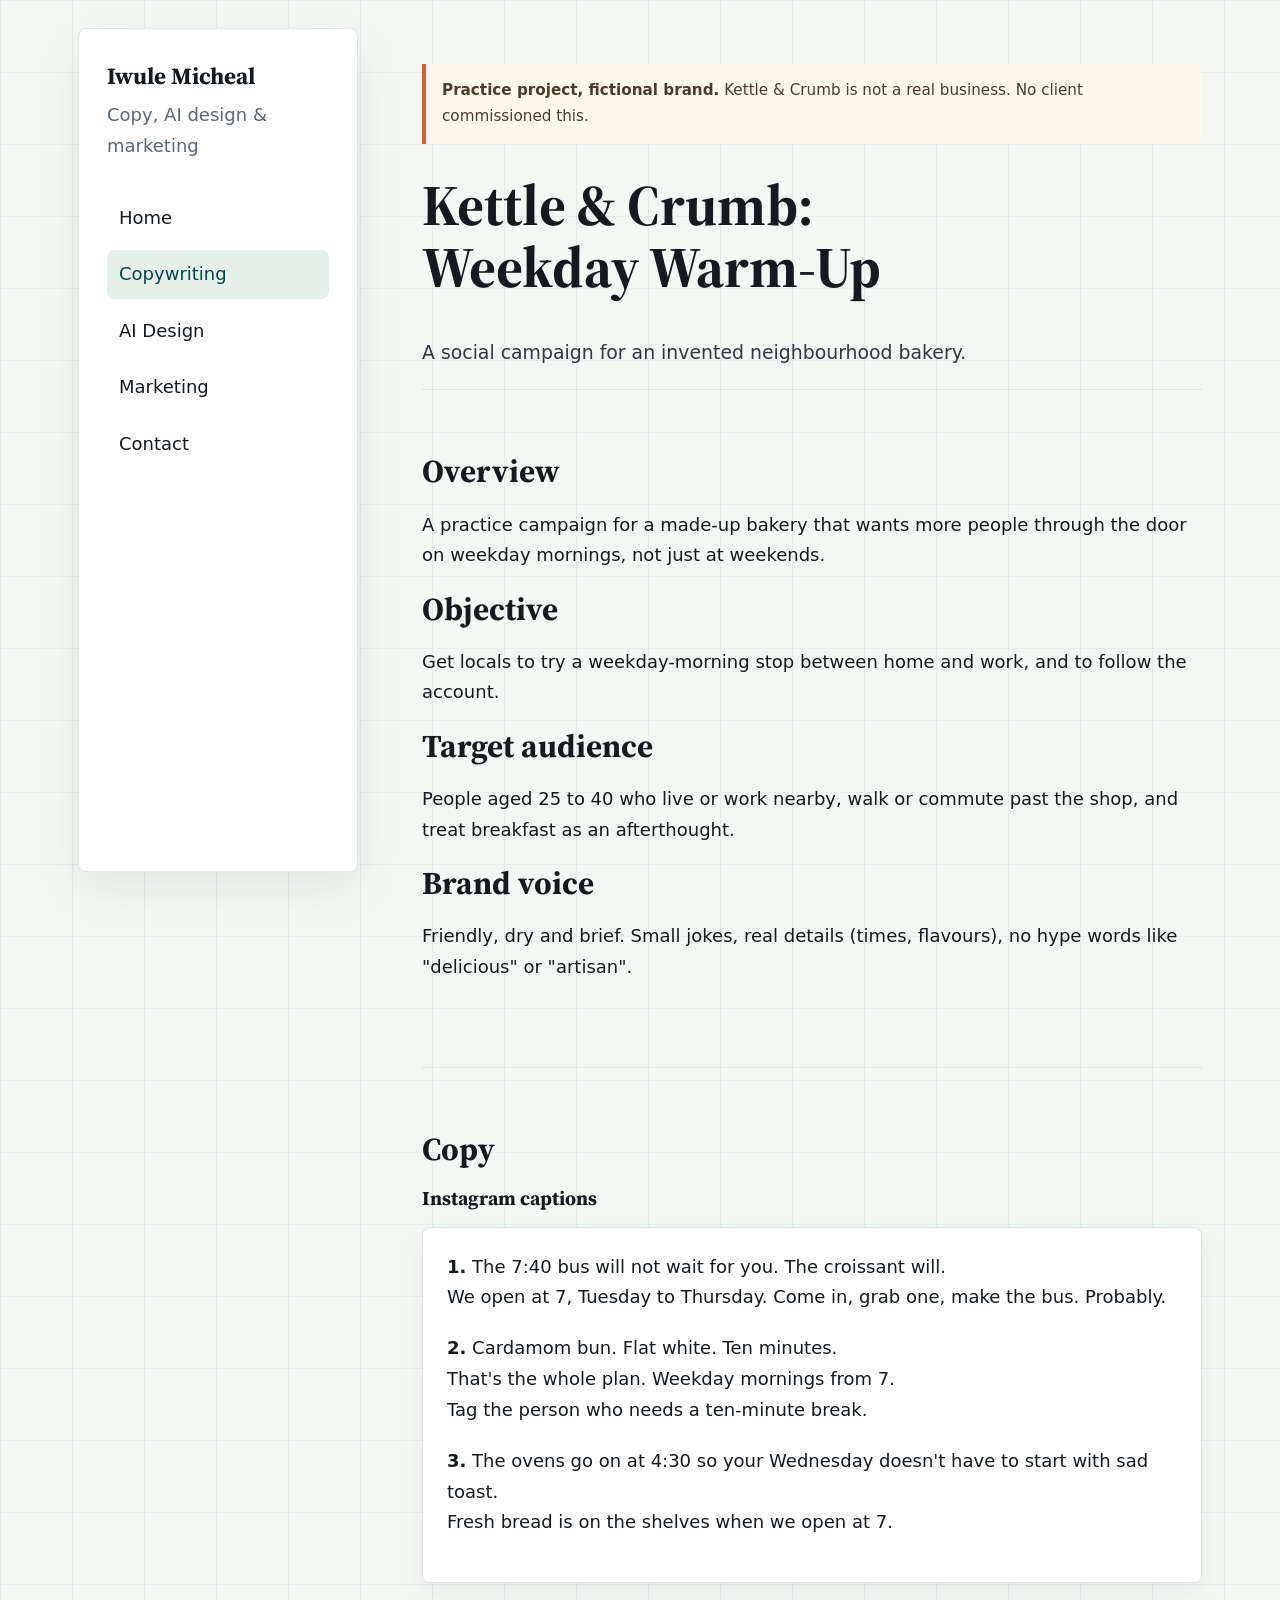
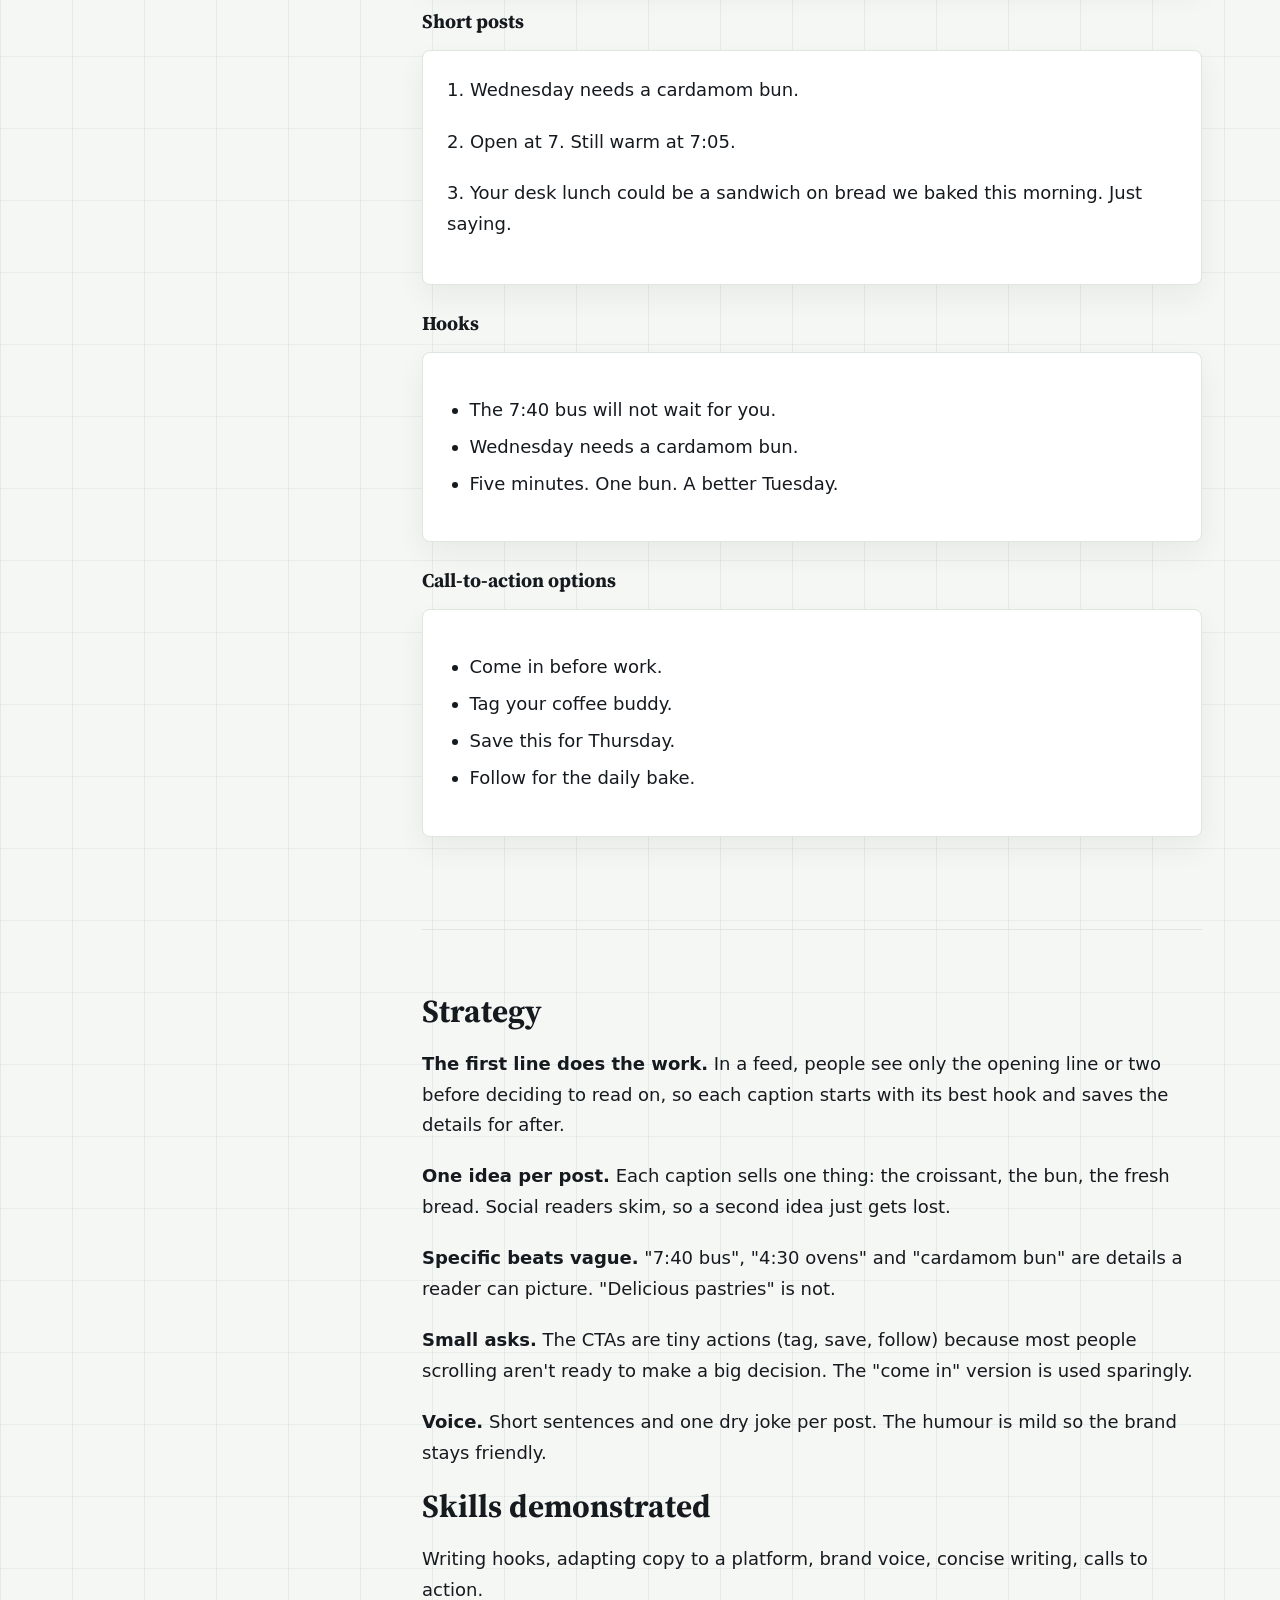
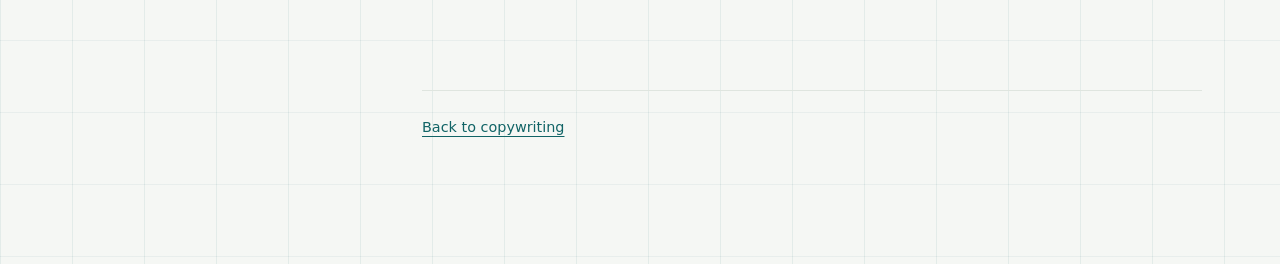
<file: project-social.html>
<!DOCTYPE html>
<html lang="en">
<head>
<meta charset="UTF-8">
<meta name="viewport" content="width=device-width, initial-scale=1">
<title>Kettle &amp; Crumb social campaign | Iwule Micheal</title>
<link rel="preconnect" href="https://fonts.googleapis.com">
<link rel="stylesheet" href="https://fonts.googleapis.com/css2?family=Source+Serif+4:wght@400;600;700&display=swap">
<link rel="stylesheet" href="css/style.css">
<link rel="icon" href="data:image/svg+xml,%3Csvg xmlns='http://www.w3.org/2000/svg' viewBox='0 0 32 32'%3E%3Crect width='32' height='32' rx='6' fill='%230f5c5c'/%3E%3Ctext x='16' y='23.5' font-family='Georgia,serif' font-size='22' font-weight='700' text-anchor='middle' fill='white'%3EIM%3C/text%3E%3C/svg%3E">
<script src="js/main.js" defer></script>
</head>
<body>
<div class="layout">
  <aside class="side">
    <p class="name">Iwule Micheal</p>
    <p class="role">Copy, AI design &amp; marketing</p>
    <nav aria-label="Main"><a href="index.html">Home</a><a href="copywriting.html">Copywriting</a><a href="ai-design.html">AI Design</a><a href="marketing.html">Marketing</a><a href="index.html#contact">Contact</a></nav>
  </aside>
  <main>
    <p class="notice"><strong>Practice project, fictional brand.</strong> Kettle &amp; Crumb is not a real business. No client commissioned this.</p>
    <h1>Kettle &amp; Crumb: Weekday Warm-Up</h1>
    <p class="lead">A social campaign for an invented neighbourhood bakery.</p>

    <section>
      <h2>Overview</h2>
      <p>A practice campaign for a made-up bakery that wants more people through the door on weekday mornings, not just at weekends.</p>
      <h2>Objective</h2>
      <p>Get locals to try a weekday-morning stop between home and work, and to follow the account.</p>
      <h2>Target audience</h2>
      <p>People aged 25 to 40 who live or work nearby, walk or commute past the shop, and treat breakfast as an afterthought.</p>
      <h2>Brand voice</h2>
      <p>Friendly, dry and brief. Small jokes, real details (times, flavours), no hype words like "delicious" or "artisan".</p>
    </section>

    <section>
      <h2>Copy</h2>
      <h3>Instagram captions</h3>
      <div class="pack">
        <p><strong>1.</strong> The 7:40 bus will not wait for you. The croissant will.<br>We open at 7, Tuesday to Thursday. Come in, grab one, make the bus. Probably.</p>
        <p><strong>2.</strong> Cardamom bun. Flat white. Ten minutes.<br>That's the whole plan. Weekday mornings from 7.<br>Tag the person who needs a ten-minute break.</p>
        <p><strong>3.</strong> The ovens go on at 4:30 so your Wednesday doesn't have to start with sad toast.<br>Fresh bread is on the shelves when we open at 7.</p>
      </div>
      <h3>Short posts</h3>
      <div class="pack">
        <p>1. Wednesday needs a cardamom bun.</p>
        <p>2. Open at 7. Still warm at 7:05.</p>
        <p>3. Your desk lunch could be a sandwich on bread we baked this morning. Just saying.</p>
      </div>
      <h3>Hooks</h3>
      <div class="pack">
        <ul>
          <li>The 7:40 bus will not wait for you.</li>
          <li>Wednesday needs a cardamom bun.</li>
          <li>Five minutes. One bun. A better Tuesday.</li>
        </ul>
      </div>
      <h3>Call-to-action options</h3>
      <div class="pack">
        <ul>
          <li>Come in before work.</li>
          <li>Tag your coffee buddy.</li>
          <li>Save this for Thursday.</li>
          <li>Follow for the daily bake.</li>
        </ul>
      </div>
    </section>

    <section>
      <h2>Strategy</h2>
      <p><strong>The first line does the work.</strong> In a feed, people see only the opening line or two before deciding to read on, so each caption starts with its best hook and saves the details for after.</p>
      <p><strong>One idea per post.</strong> Each caption sells one thing: the croissant, the bun, the fresh bread. Social readers skim, so a second idea just gets lost.</p>
      <p><strong>Specific beats vague.</strong> "7:40 bus", "4:30 ovens" and "cardamom bun" are details a reader can picture. "Delicious pastries" is not.</p>
      <p><strong>Small asks.</strong> The CTAs are tiny actions (tag, save, follow) because most people scrolling aren't ready to make a big decision. The "come in" version is used sparingly.</p>
      <p><strong>Voice.</strong> Short sentences and one dry joke per post. The humour is mild so the brand stays friendly.</p>
      <h2>Skills demonstrated</h2>
      <p>Writing hooks, adapting copy to a platform, brand voice, concise writing, calls to action.</p>
    </section>
    <footer><p><a href="copywriting.html">Back to copywriting</a></p></footer>
  </main>
</div>
</body>
</html>
</file>
<file: css/style.css>
:root{
  --bg:#f5f7f4;
  --panel:#ffffff;
  --ink:#151a1f;
  --muted:#5c6772;
  --line:#dfe5df;
  --accent:#116466;
  --accent-strong:#0b4446;
  --warm:#d95d39;
  --mark:#f4c95d;
  --wash:#e6f0eb;
  --shadow:0 18px 45px rgba(21,26,31,.08);
}

*{box-sizing:border-box}
html{scroll-behavior:smooth}
body{
  margin:0;
  background:
    linear-gradient(90deg,rgba(17,100,102,.08) 1px,transparent 1px),
    linear-gradient(180deg,rgba(17,100,102,.06) 1px,transparent 1px),
    var(--bg);
  background-size:72px 72px;
  color:var(--ink);
  font:18px/1.7 system-ui,-apple-system,"Segoe UI",sans-serif;
}

a{color:var(--accent);text-underline-offset:4px;text-decoration-thickness:1px}
a:hover{color:var(--accent-strong)}
a:focus-visible{outline:3px solid var(--mark);outline-offset:4px}

h1,h2,h3,h4{
  margin:0 0 .65em;
  font-family:"Source Serif 4",Georgia,serif;
  line-height:1.08;
  letter-spacing:0;
}
h1{font-size:3.6rem;max-width:9.5em}
h2{font-size:2rem}
h3{font-size:1.22rem}
h4{font-size:.9rem;text-transform:uppercase;letter-spacing:.08em;color:var(--muted)}
p{margin:0 0 1.15em}

.layout{
  display:grid;
  grid-template-columns:280px minmax(0,1fr);
  gap:64px;
  width:min(1180px,100%);
  margin:0 auto;
  padding:28px;
}

.side{
  position:sticky;
  top:28px;
  align-self:start;
  min-height:calc(100vh - 56px);
  padding:28px;
  background:var(--panel);
  border:1px solid var(--line);
  border-radius:8px;
  box-shadow:var(--shadow);
}
.side .name{
  margin:0;
  font-family:"Source Serif 4",Georgia,serif;
  font-size:1.45rem;
  font-weight:700;
}
.side .role{
  margin:4px 0 32px;
  color:var(--muted);
}
.side nav{
  display:grid;
  gap:8px;
}
.side nav a{
  padding:9px 12px;
  border-radius:8px;
  color:var(--ink);
  text-decoration:none;
}
.side nav a:hover,
.side nav a.is-active{
  background:var(--wash);
  color:var(--accent-strong);
}

main{
  max-width:780px;
  padding:36px 0 80px;
}
section{
  padding:64px 0;
  border-top:1px solid var(--line);
}
section:first-child{border-top:0;padding-top:0}
.hero{padding-bottom:56px}
.eyebrow{
  display:inline-flex;
  margin:0 0 18px;
  padding:6px 10px;
  border:1px solid rgba(17,100,102,.24);
  border-radius:999px;
  background:rgba(230,240,235,.8);
  color:var(--accent-strong);
  font-size:.82rem;
  font-weight:700;
  text-transform:uppercase;
  letter-spacing:.08em;
}
.lead{
  max-width:38em;
  color:#303840;
  font-size:1.18rem;
}
.actions{
  display:flex;
  flex-wrap:wrap;
  gap:12px;
  margin-top:24px;
}
.actions a,
.work a{
  display:inline-flex;
  align-items:center;
  min-height:42px;
  padding:9px 16px;
  border-radius:8px;
  background:var(--ink);
  color:#fff;
  font-weight:700;
  text-decoration:none;
}
.actions a + a{
  background:transparent;
  color:var(--accent-strong);
  border:1px solid rgba(17,100,102,.35);
}
.actions a:hover,
.work a:hover{
  background:var(--accent-strong);
  color:#fff;
}
.hero-panel{
  display:grid;
  grid-template-columns:repeat(3,1fr);
  gap:1px;
  margin-top:34px;
  overflow:hidden;
  border:1px solid var(--line);
  border-radius:8px;
  background:var(--line);
  box-shadow:var(--shadow);
}
.hero-panel div{
  min-height:132px;
  padding:20px;
  background:var(--panel);
}
.hero-panel span{
  display:block;
  margin-bottom:10px;
  color:var(--warm);
  font-size:.8rem;
  font-weight:800;
  text-transform:uppercase;
  letter-spacing:.08em;
}
.hero-panel strong{
  display:block;
  font-family:"Source Serif 4",Georgia,serif;
  font-size:1.2rem;
  line-height:1.2;
}

.work{
  display:grid;
  gap:16px;
  list-style:none;
  margin:28px 0 0;
  padding:0;
}
.work li{
  position:relative;
  padding:24px;
  background:var(--panel);
  border:1px solid var(--line);
  border-radius:8px;
  box-shadow:0 12px 30px rgba(21,26,31,.06);
  transition:transform .2s ease,box-shadow .2s ease,border-color .2s ease;
}
.work li:hover{
  transform:translateY(-3px);
  border-color:rgba(17,100,102,.35);
  box-shadow:var(--shadow);
}
.project-num{
  margin:0 0 10px;
  color:var(--warm);
  font-size:.78rem;
  font-weight:800;
  letter-spacing:.08em;
}
.work h3{margin-bottom:4px}
.work .cat{
  margin:0 0 8px;
  color:var(--muted);
  font-size:.92rem;
  font-weight:700;
}
.work p:not(.cat):not(.project-num){max-width:36em}

.notice{
  margin:0 0 30px;
  padding:14px 16px;
  border-left:4px solid var(--warm);
  background:#fff8ec;
  border-radius:0 8px 8px 0;
  color:#4d3a2e;
  font-size:.95rem;
}
.pack{
  margin:18px 0 28px;
  padding:24px;
  background:var(--panel);
  border:1px solid var(--line);
  border-radius:8px;
  box-shadow:0 12px 30px rgba(21,26,31,.06);
}
.pack .brand{
  margin:0;
  color:var(--accent-strong);
  font-weight:800;
  letter-spacing:.08em;
}
.pack .prod{
  margin:4px 0 2px;
  font-family:"Source Serif 4",Georgia,serif;
  font-size:2rem;
  font-weight:700;
  line-height:1.1;
}
.pack .sub{margin:0 0 16px;color:var(--muted)}
.pack .tag{
  margin:0 0 16px;
  color:var(--accent-strong);
  font-size:1.18rem;
  font-weight:700;
}
.pack ul,.pack ol{padding-left:1.25em}
.pack li{margin:.35em 0}
.todo{background:var(--mark);padding:0 4px}

.contact-grid{
  display:grid;
  grid-template-columns:repeat(2,1fr);
  gap:16px;
}
.contact-grid p{
  margin:0;
  padding:20px;
  background:var(--panel);
  border:1px solid var(--line);
  border-radius:8px;
  font-weight:800;
}
.contact-grid a{
  display:block;
  margin-top:8px;
  font-weight:600;
  overflow-wrap:anywhere;
}

footer{
  color:var(--muted);
  font-size:.9rem;
  border-top:1px solid var(--line);
  padding-top:24px;
}

.reveal{
  opacity:0;
  transform:translateY(14px);
  transition:opacity .45s ease,transform .45s ease;
}
.reveal.is-visible{
  opacity:1;
  transform:none;
}

@media (prefers-reduced-motion:reduce){
  html{scroll-behavior:auto}
  .work li,.reveal{transition:none}
  .work li:hover{transform:none}
}

@media (max-width:900px){
  body{font-size:17px}
  h1{font-size:2.7rem}
  .layout{
    grid-template-columns:1fr;
    gap:0;
    padding:18px;
  }
  .side{
    position:static;
    min-height:0;
    padding:20px;
  }
  .side nav{
    display:flex;
    flex-wrap:wrap;
  }
  main{max-width:none;padding-top:28px}
  section{padding:48px 0}
  .hero-panel,.contact-grid{grid-template-columns:1fr}
}

@media (max-width:560px){
  body{font-size:16px;background-size:48px 48px}
  h1{font-size:2.25rem}
  h2{font-size:1.65rem}
  .layout{padding:12px}
  .side{padding:18px}
  .actions a,.work a{width:100%;justify-content:center}
  .pack,.work li{padding:20px}
}

.shot{margin:18px 0 8px}
.shot img{
  display:block;
  width:100%;
  height:auto;
  border-radius:8px;
  border:1px solid var(--line);
  box-shadow:var(--shadow);
}
.shot.portrait img{max-width:420px}
.shot figcaption{
  margin-top:10px;
  color:var(--muted);
  font-size:.92rem;
}

.side nav .subnav{
  display:none;
  gap:4px;
  margin:-2px 0 2px 14px;
  padding-left:10px;
  border-left:2px solid var(--line);
}
.side nav .subnav.is-open{display:grid}
.side nav .subnav a{
  padding:6px 12px;
  font-size:.92rem;
  color:var(--muted);
}
.side nav .subnav a:hover{color:var(--accent-strong)}

@media (max-width:900px){
  .side nav .subnav.is-open{
    display:flex;
    flex-wrap:wrap;
    margin:0;
    padding-left:0;
    border-left:0;
  }
}

.contact-grid .label{
  display:flex;
  align-items:center;
  gap:10px;
}
.contact-grid .icon{
  width:22px;
  height:22px;
  flex:none;
  fill:currentColor;
}
.contact-grid .icon-email{color:var(--accent)}
.contact-grid .icon-linkedin{color:#0a66c2}
.contact-grid .icon-whatsapp{color:#25d366}
.contact-grid .icon-x{color:var(--ink)}
.contact-grid p{
  transition:transform .2s ease,box-shadow .2s ease,border-color .2s ease;
}
.contact-grid p:hover{
  transform:translateY(-3px);
  border-color:rgba(17,100,102,.35);
  box-shadow:var(--shadow);
}
@media (prefers-reduced-motion:reduce){
  .contact-grid p{transition:none}
  .contact-grid p:hover{transform:none}
}
</file>
<file: landing-page/style.css>
:root{--cobalt:#2230d8;--ink:#0b0f2a;--butter:#ffd84d;--mint:#c9f2dc;--lav:#e8eaff;--soft:#dfe3ff;--red:#d62828;--muted:#4a5070}
*{box-sizing:border-box}
html{scroll-behavior:smooth}
body{margin:0;color:var(--ink);background:#fff;font:18px/1.6 "Instrument Sans",system-ui,-apple-system,"Segoe UI",sans-serif}
h1,h2,h3,.logo{font-family:"Bricolage Grotesque","Instrument Sans",system-ui,sans-serif}
a{color:inherit}
a:focus-visible,summary:focus-visible{outline:3px solid var(--butter);outline-offset:3px}
.wrap{max-width:1080px;margin:0 auto;padding:0 24px}
.demo{background:var(--butter);color:var(--ink);font-size:.85rem;padding:8px 24px;text-align:center}
header{background:var(--cobalt);color:#fff}
header .wrap{display:flex;align-items:center;justify-content:space-between;padding-top:18px;padding-bottom:18px}
.logo{display:flex;align-items:center;gap:12px;font-weight:800;font-size:2.3rem;text-decoration:none;letter-spacing:-.02em}
.mark{width:46px;height:46px}
nav a{margin-left:24px;text-decoration:none;color:var(--soft)}
nav a:hover{color:#fff}
.btn{display:inline-block;background:var(--butter);color:var(--ink)!important;padding:14px 26px;border-radius:999px;font-weight:700;text-decoration:none;border:2px solid var(--ink);box-shadow:4px 4px 0 var(--ink);transition:transform .12s,box-shadow .12s}
.btn:hover{transform:translate(2px,2px);box-shadow:2px 2px 0 var(--ink)}
header .btn{padding:9px 20px;box-shadow:none;margin-left:24px}
h1,h2,h3{line-height:1.05;margin:0 0 .5em;letter-spacing:-.025em;font-weight:800}
h1{font-size:clamp(2.6rem,6vw,4.8rem)}
h2{font-size:clamp(1.9rem,4vw,3rem)}
h3{font-size:1.3rem;letter-spacing:-.01em}
section{padding:88px 0}
.hero{background:var(--cobalt);color:#fff;padding:56px 0 96px}
.hero .wrap{display:grid;grid-template-columns:1.15fr .85fr;gap:56px;align-items:center}
.hero p{font-size:1.25rem;color:var(--soft);max-width:28em}
.hero small{display:block;margin-top:16px;color:var(--soft)}
.card{background:#fff;color:var(--ink);border:2px solid var(--ink);border-radius:18px;padding:22px;transform:rotate(-3deg);box-shadow:10px 10px 0 var(--ink)}
.cardhead{font-family:"Bricolage Grotesque",sans-serif;font-weight:800;font-size:1.3rem;margin:0 0 14px}
.row{display:flex;justify-content:space-between;align-items:center;gap:12px;padding:14px 0;border-top:2px solid var(--lav)}
.row b{display:block}
.row span{color:var(--muted);font-size:.92rem}
.row i{font-style:normal;color:var(--muted);font-size:.9rem}
.row.paid{background:var(--mint);margin:0 -22px -22px;padding:14px 22px;border-radius:0 0 16px 16px;border-top:2px solid var(--ink)}
.stamp{border:3px solid var(--red);color:var(--red)!important;font-weight:800;font-size:1.1rem!important;padding:2px 12px;border-radius:6px;transform:rotate(-8deg);animation:thud .45s .7s both}
@keyframes thud{from{opacity:0;transform:rotate(-8deg) scale(2.4)}to{opacity:1;transform:rotate(-8deg) scale(1)}}
section:nth-of-type(2) h2{font-size:clamp(2.2rem,5vw,3.6rem);max-width:12em}
section:nth-of-type(2) p{font-size:1.35rem;color:var(--muted)}
.cols{display:grid;grid-template-columns:repeat(3,1fr);gap:40px;margin-top:40px}
.cols.four{grid-template-columns:repeat(2,1fr);gap:40px 56px}
.cols>div{border-top:4px solid var(--ink);padding-top:16px}
.cols p{color:var(--muted);margin:0}
#features{background:var(--butter)}
#features .cols p{color:var(--ink)}
#how{background:var(--lav)}
.steps{counter-reset:s;list-style:none;padding:0;margin:40px 0 0;display:grid;grid-template-columns:repeat(3,1fr);gap:40px}
.steps li{counter-increment:s}
.steps li::before{content:counter(s);display:grid;place-items:center;width:48px;height:48px;border-radius:50%;background:var(--cobalt);color:#fff;font:800 1.4rem "Bricolage Grotesque",sans-serif;margin-bottom:14px}
.steps p{color:var(--muted);margin:0}
details{border-bottom:2px solid var(--ink);padding:18px 0;max-width:760px}
summary{font-weight:700;font-size:1.15rem;cursor:pointer;list-style:none;display:flex;justify-content:space-between;gap:16px}
summary::-webkit-details-marker{display:none}
summary::after{content:"+";font-size:1.5rem;line-height:1}
details[open] summary::after{content:"\2212"}
details p{color:var(--muted);margin:10px 0 0}
#faq h2{margin-bottom:24px}
.final{background:var(--cobalt);color:#fff;text-align:center;padding:96px 0}
.final p{color:var(--soft);font-size:1.25rem;margin:0 auto 32px;max-width:26em}
footer{background:var(--ink);color:var(--soft);padding:32px 0;font-size:.9rem}
footer p{margin:0}
@media (max-width:780px){
 nav a:not(.btn){display:none}
 .hero .wrap,.cols,.cols.four,.steps{grid-template-columns:1fr}
 .hero{padding-bottom:72px}
 .card{transform:rotate(-2deg);box-shadow:6px 6px 0 var(--ink)}
 section{padding:60px 0}
}
@media (prefers-reduced-motion:reduce){.stamp{animation:none}.btn{transition:none}}

/* Fix: card heading was inheriting the pale hero paragraph colour */
.hero .cardhead{color:var(--ink);font-size:1.3rem;max-width:none}
</file>
